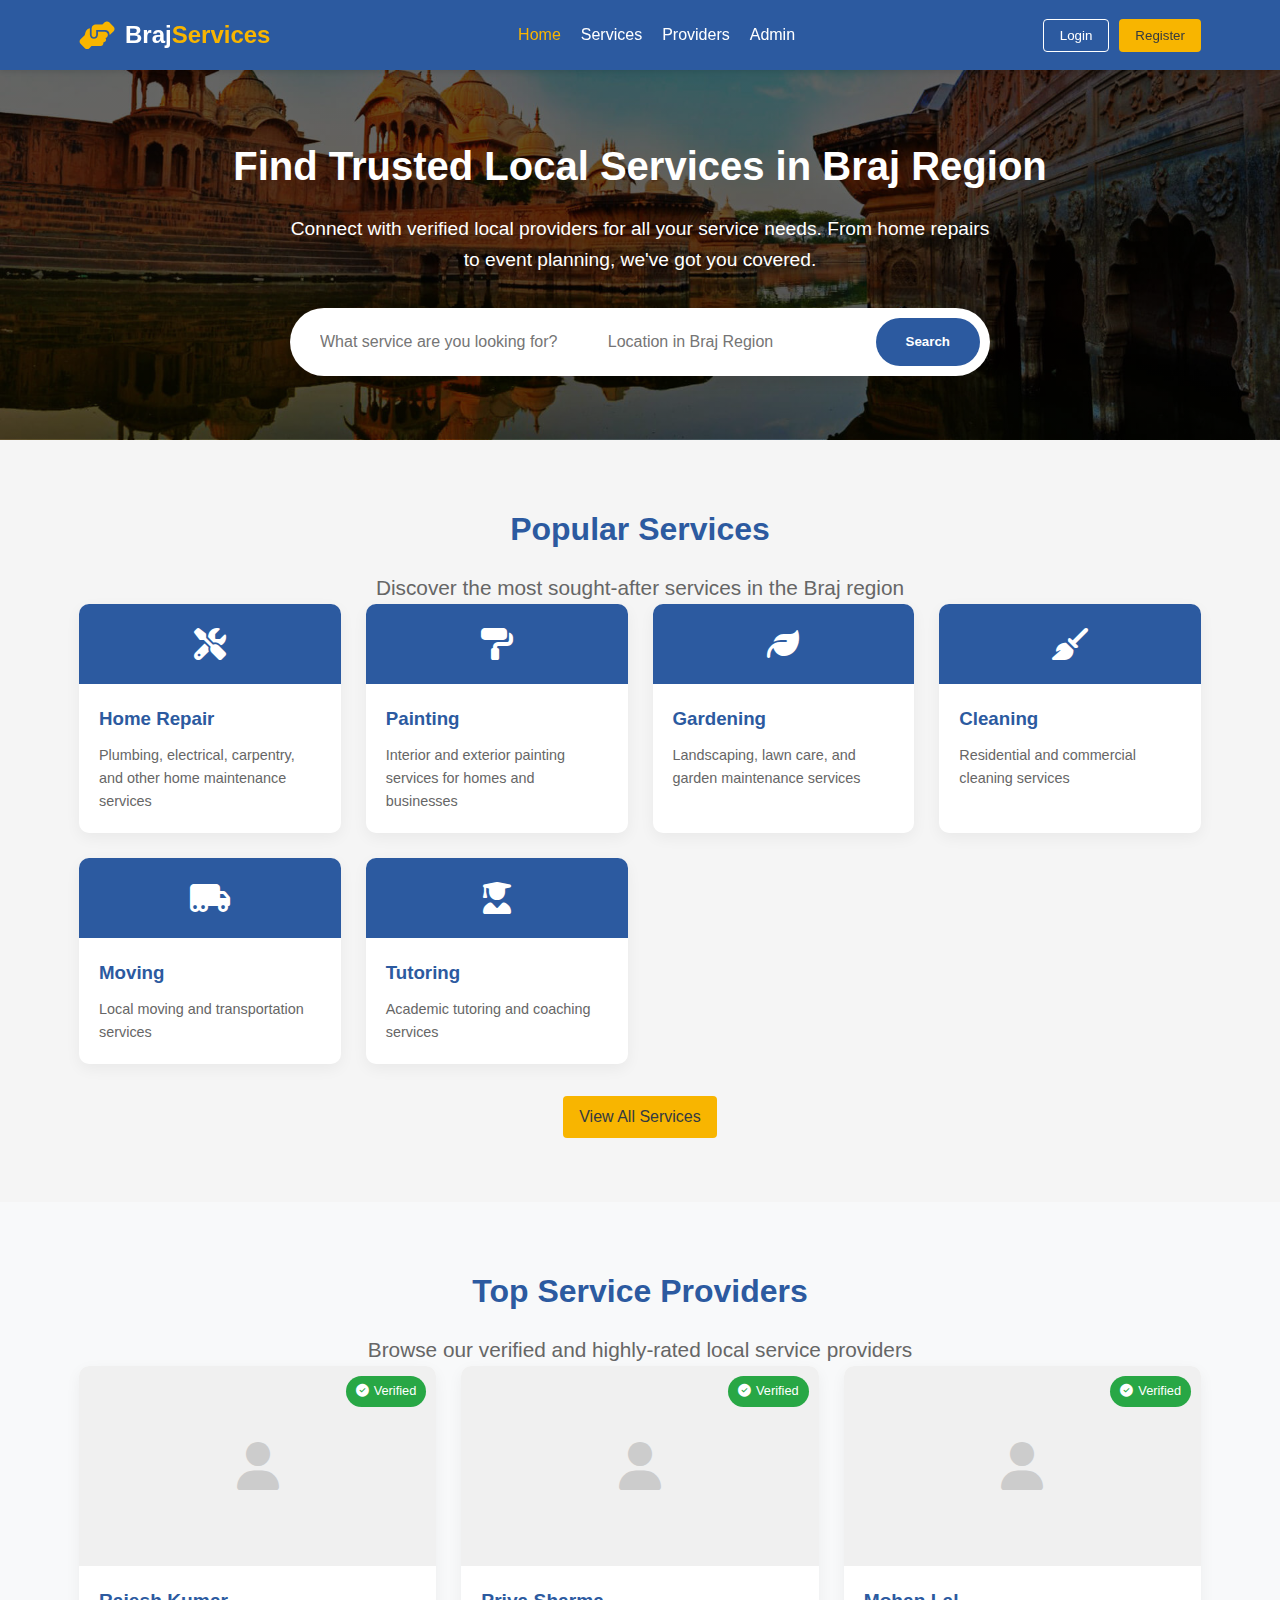
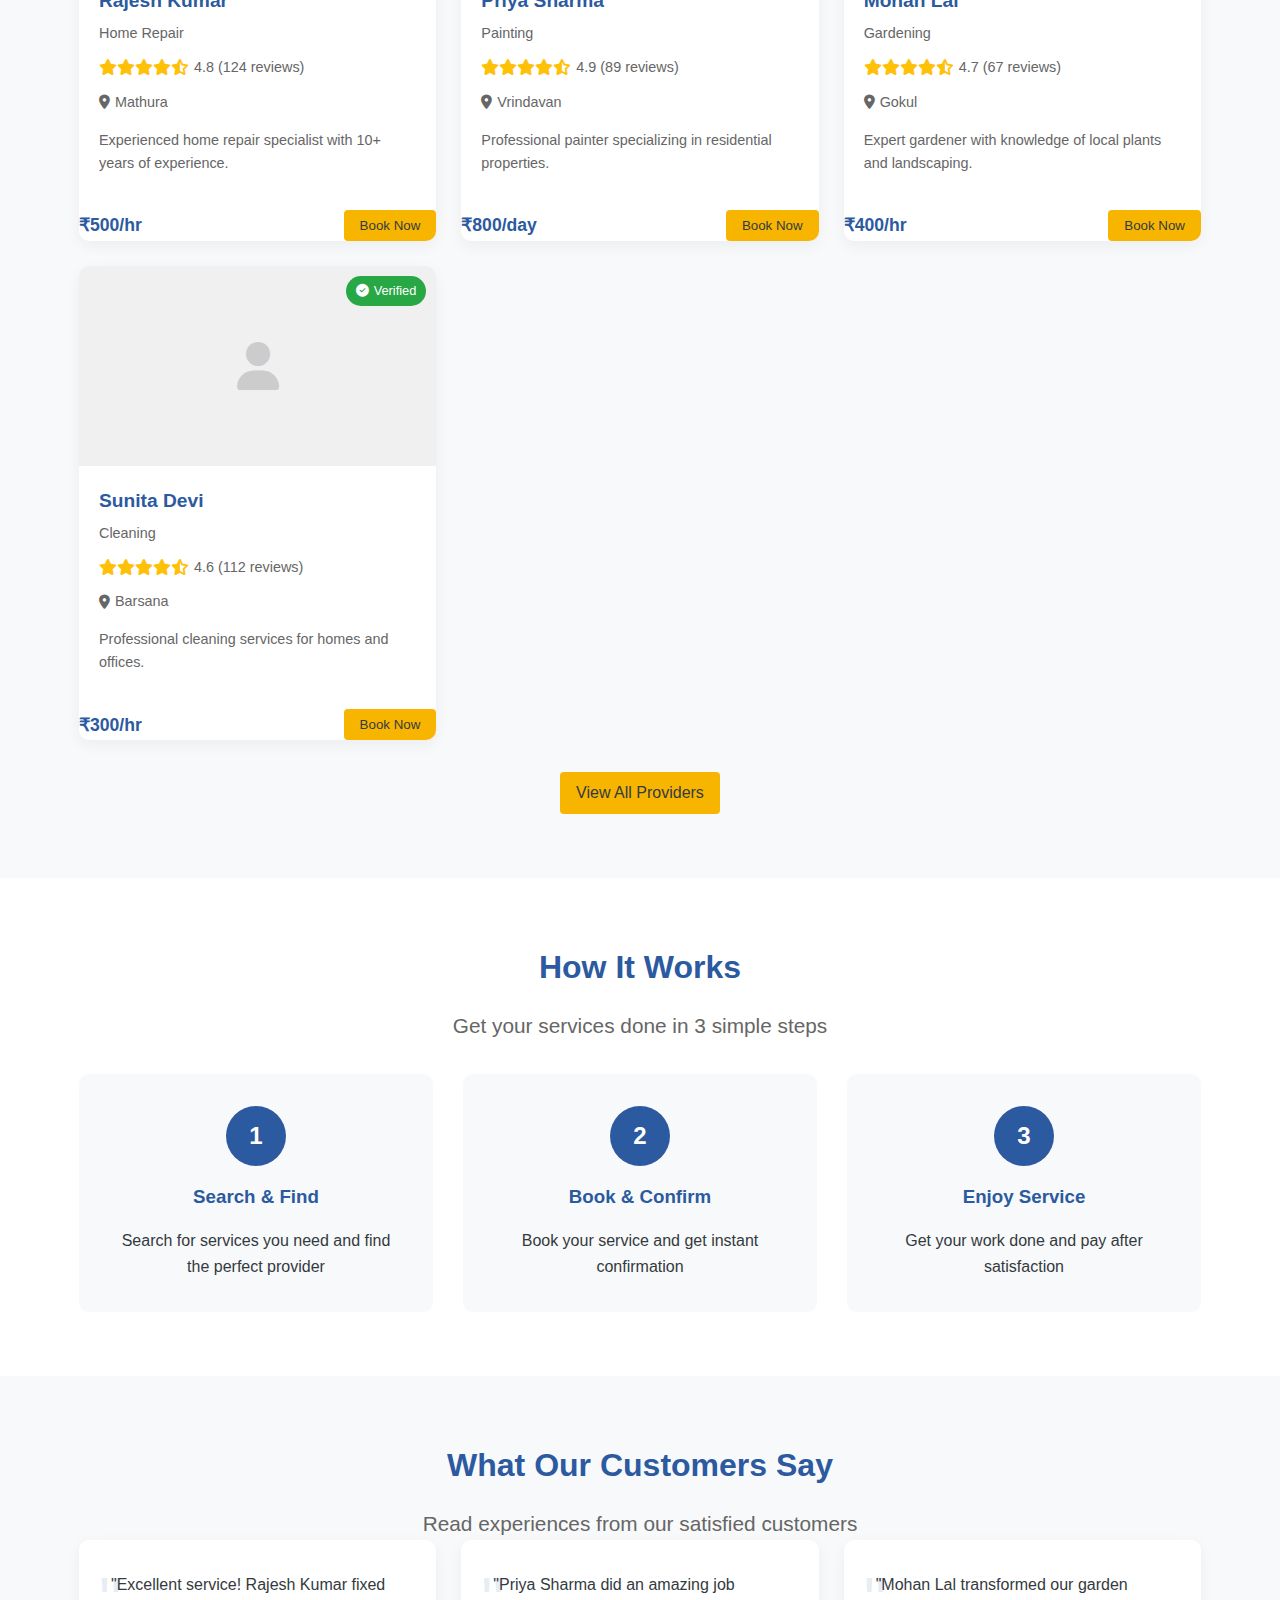
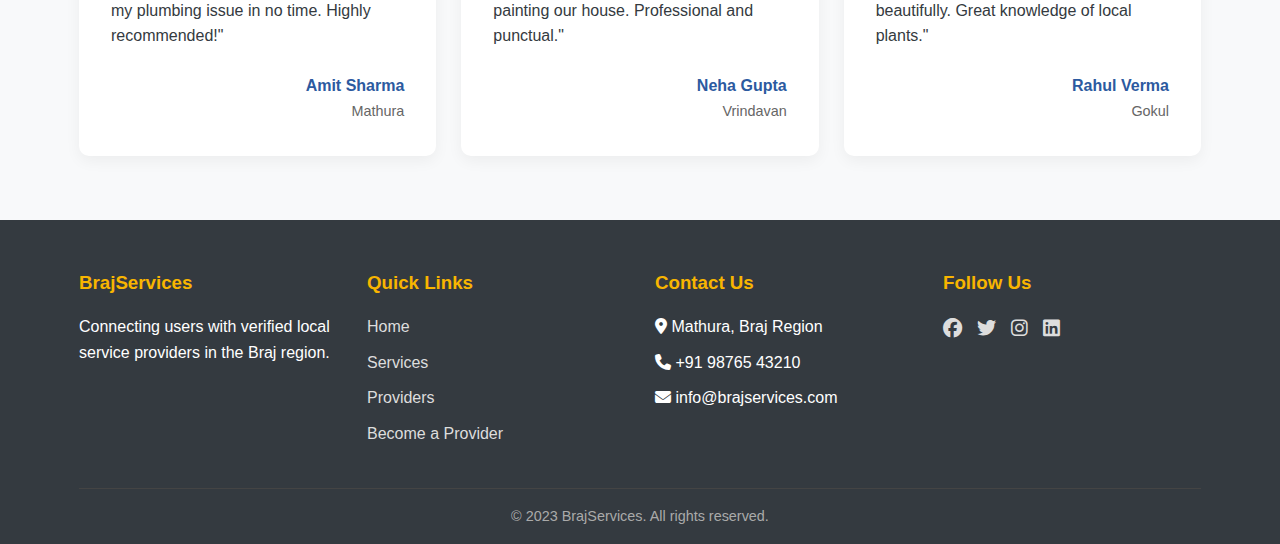
<file: index.html>
<!DOCTYPE html>
<html lang="en">
<head>
    <meta charset="UTF-8">
    <meta name="viewport" content="width=device-width, initial-scale=1.0">
    <title>Local Services Finder - Braj Region</title>
    <link rel="stylesheet" href="style.css">
    <link rel="stylesheet" href="https://cdnjs.cloudflare.com/ajax/libs/font-awesome/6.4.0/css/all.min.css">
</head>
<body>
    <!-- Header -->
    <header>
        <div class="container">
            <div class="header-content">
                <div class="logo">
                    <i class="fas fa-hands-helping"></i>
                    <h1>Braj<span>Services</span></h1>
                </div>
                <nav>
                    <ul>
                        <li><a href="index.html" class="active">Home</a></li>
                        <li><a href="services.html">Services</a></li>
                        <li><a href="providers.html">Providers</a></li>
                        <li><a href="#" id="admin-nav-link">Admin</a></li>
                    </ul>
                </nav>
                <div class="auth-buttons">
                    <button class="btn btn-outline" id="login-btn">Login</button>
                    <button class="btn btn-primary" id="register-btn">Register</button>
                </div>
            </div>
        </div>
    </header>

    <!-- Notification -->
    <div class="notification" id="notification"></div>

    <!-- Hero Section -->
    <section class="hero">
        <div class="container">
            <h2>Find Trusted Local Services in Braj Region</h2>
            <p>Connect with verified local providers for all your service needs. From home repairs to event planning, we've got you covered.</p>
            <div class="search-box">
                <input type="text" id="service-search" placeholder="What service are you looking for?">
                <input type="text" id="location-search" placeholder="Location in Braj Region">
                <button id="search-btn">Search</button>
            </div>
        </div>
    </section>

    <!-- Featured Services -->
    <section class="services">
        <div class="container">
            <div class="section-title">
                <h2>Popular Services</h2>
                <p>Discover the most sought-after services in the Braj region</p>
            </div>
            <div class="services-grid" id="featured-services">
                <!-- Featured services will be loaded here -->
            </div>
            <div class="text-center" style="margin-top: 2rem;">
                <a href="services.html" class="btn btn-primary">View All Services</a>
            </div>
        </div>
    </section>

    <!-- Featured Providers -->
    <section class="providers">
        <div class="container">
            <div class="section-title">
                <h2>Top Service Providers</h2>
                <p>Browse our verified and highly-rated local service providers</p>
            </div>
            <div class="providers-grid" id="featured-providers">
                <!-- Featured providers will be loaded here -->
            </div>
            <div class="text-center" style="margin-top: 2rem;">
                <a href="providers.html" class="btn btn-primary">View All Providers</a>
            </div>
        </div>
    </section>

    <!-- How It Works -->
    <section class="how-it-works">
        <div class="container">
            <div class="section-title">
                <h2>How It Works</h2>
                <p>Get your services done in 3 simple steps</p>
            </div>
            <div class="steps-grid">
                <div class="step-card">
                    <div class="step-number">1</div>
                    <h3>Search & Find</h3>
                    <p>Search for services you need and find the perfect provider</p>
                </div>
                <div class="step-card">
                    <div class="step-number">2</div>
                    <h3>Book & Confirm</h3>
                    <p>Book your service and get instant confirmation</p>
                </div>
                <div class="step-card">
                    <div class="step-number">3</div>
                    <h3>Enjoy Service</h3>
                    <p>Get your work done and pay after satisfaction</p>
                </div>
            </div>
        </div>
    </section>

    <!-- Testimonials -->
    <section class="testimonials">
        <div class="container">
            <div class="section-title">
                <h2>What Our Customers Say</h2>
                <p>Read experiences from our satisfied customers</p>
            </div>
            <div class="testimonials-grid">
                <div class="testimonial-card">
                    <div class="testimonial-content">
                        <p>"Excellent service! Rajesh Kumar fixed my plumbing issue in no time. Highly recommended!"</p>
                    </div>
                    <div class="testimonial-author">
                        <strong>Amit Sharma</strong>
                        <span>Mathura</span>
                    </div>
                </div>
                <div class="testimonial-card">
                    <div class="testimonial-content">
                        <p>"Priya Sharma did an amazing job painting our house. Professional and punctual."</p>
                    </div>
                    <div class="testimonial-author">
                        <strong>Neha Gupta</strong>
                        <span>Vrindavan</span>
                    </div>
                </div>
                <div class="testimonial-card">
                    <div class="testimonial-content">
                        <p>"Mohan Lal transformed our garden beautifully. Great knowledge of local plants."</p>
                    </div>
                    <div class="testimonial-author">
                        <strong>Rahul Verma</strong>
                        <span>Gokul</span>
                    </div>
                </div>
            </div>
        </div>
    </section>

    <!-- Footer -->
    <footer>
        <div class="container">
            <div class="footer-content">
                <div class="footer-column">
                    <h3>BrajServices</h3>
                    <p>Connecting users with verified local service providers in the Braj region.</p>
                </div>
                <div class="footer-column">
                    <h3>Quick Links</h3>
                    <ul>
                        <li><a href="index.html">Home</a></li>
                        <li><a href="services.html">Services</a></li>
                        <li><a href="providers.html">Providers</a></li>
                        <li><a href="#" id="become-provider-btn">Become a Provider</a></li>
                    </ul>
                </div>
                <div class="footer-column">
                    <h3>Contact Us</h3>
                    <ul>
                        <li><i class="fas fa-map-marker-alt"></i> Mathura, Braj Region</li>
                        <li><i class="fas fa-phone"></i> +91 98765 43210</li>
                        <li><i class="fas fa-envelope"></i> info@brajservices.com</li>
                    </ul>
                </div>
                <div class="footer-column">
                    <h3>Follow Us</h3>
                    <div class="social-links">
                        <a href="#"><i class="fab fa-facebook"></i></a>
                        <a href="#"><i class="fab fa-twitter"></i></a>
                        <a href="#"><i class="fab fa-instagram"></i></a>
                        <a href="#"><i class="fab fa-linkedin"></i></a>
                    </div>
                </div>
            </div>
            <div class="copyright">
                <p>&copy; 2023 BrajServices. All rights reserved.</p>
            </div>
        </div>
    </footer>

    <!-- Modals -->
    <div class="modal" id="login-modal">
        <div class="modal-content">
            <span class="close-modal">&times;</span>
            <h2 class="modal-title">Login to Your Account</h2>
            <form id="login-form">
                <div class="form-group">
                    <label for="login-email">Email</label>
                    <input type="email" id="login-email" class="form-control" placeholder="Enter your email" required>
                </div>
                <div class="form-group">
                    <label for="login-password">Password</label>
                    <input type="password" id="login-password" class="form-control" placeholder="Enter your password" required>
                </div>
                <button type="submit" class="btn btn-primary" style="width: 100%;">Login</button>
            </form>
            <p style="text-align: center; margin-top: 15px;">Don't have an account? <a href="#" id="switch-to-register">Register</a></p>
        </div>
    </div>

    <div class="modal" id="register-modal">
        <div class="modal-content">
            <span class="close-modal">&times;</span>
            <h2 class="modal-title">Create an Account</h2>
            <form id="register-form">
                <div class="form-group">
                    <label for="register-name">Full Name</label>
                    <input type="text" id="register-name" class="form-control" placeholder="Enter your full name" required>
                </div>
                <div class="form-group">
                    <label for="register-email">Email</label>
                    <input type="email" id="register-email" class="form-control" placeholder="Enter your email" required>
                </div>
                <div class="form-group">
                    <label for="register-phone">Phone Number</label>
                    <input type="tel" id="register-phone" class="form-control" placeholder="Enter your phone number" required>
                </div>
                <div class="form-group">
                    <label for="register-password">Password</label>
                    <input type="password" id="register-password" class="form-control" placeholder="Create a password" required>
                </div>
                <div class="form-group">
                    <label for="register-role">I am a:</label>
                    <select id="register-role" class="form-control">
                        <option value="user">Service User</option>
                        <option value="provider">Service Provider</option>
                    </select>
                </div>
                <button type="submit" class="btn btn-primary" style="width: 100%;">Register</button>
            </form>
            <p style="text-align: center; margin-top: 15px;">Already have an account? <a href="#" id="switch-to-login">Login</a></p>
        </div>
    </div>

    <div class="modal" id="admin-login-modal">
        <div class="modal-content">
            <span class="close-modal">&times;</span>
            <h2 class="modal-title">Admin Login</h2>
            <form id="admin-login-form">
                <div class="form-group">
                    <label for="admin-username">Username</label>
                    <input type="text" id="admin-username" class="form-control" placeholder="Enter admin username" required>
                </div>
                <div class="form-group">
                    <label for="admin-password">Password</label>
                    <input type="password" id="admin-password" class="form-control" placeholder="Enter admin password" required>
                </div>
                <button type="submit" class="btn btn-primary" style="width: 100%;">Login</button>
            </form>
            <p style="text-align: center; margin-top: 15px; font-size: 0.9rem; color: #666;">
                Demo credentials: admin / admin123
            </p>
        </div>
    </div>

    <div class="modal" id="become-provider-modal">
        <div class="modal-content">
            <span class="close-modal">&times;</span>
            <h2 class="modal-title">Become a Service Provider</h2>
            <form id="provider-registration-form">
                <div class="form-group">
                    <label for="provider-name">Full Name</label>
                    <input type="text" id="provider-name" class="form-control" placeholder="Enter your full name" required>
                </div>
                <div class="form-group">
                    <label for="provider-email">Email</label>
                    <input type="email" id="provider-email" class="form-control" placeholder="Enter your email" required>
                </div>
                <div class="form-group">
                    <label for="provider-phone">Phone Number</label>
                    <input type="tel" id="provider-phone" class="form-control" placeholder="Enter your phone number" required>
                </div>
                <div class="form-group">
                    <label for="provider-service">Service Type</label>
                    <select id="provider-service" class="form-control" required>
                        <option value="">Select Service</option>
                        <option value="Home Repair">Home Repair</option>
                        <option value="Painting">Painting</option>
                        <option value="Gardening">Gardening</option>
                        <option value="Cleaning">Cleaning</option>
                        <option value="Moving">Moving</option>
                        <option value="Tutoring">Tutoring</option>
                        <option value="Plumbing">Plumbing</option>
                        <option value="Electrical">Electrical</option>
                        <option value="Carpentry">Carpentry</option>
                    </select>
                </div>
                <div class="form-group">
                    <label for="provider-location">Service Location</label>
                    <select id="provider-location" class="form-control" required>
                        <option value="">Select Location</option>
                        <option value="Mathura">Mathura</option>
                        <option value="Vrindavan">Vrindavan</option>
                        <option value="Gokul">Gokul</option>
                        <option value="Barsana">Barsana</option>
                    </select>
                </div>
                <div class="form-group">
                    <label for="provider-experience">Years of Experience</label>
                    <input type="number" id="provider-experience" class="form-control" placeholder="Enter years of experience" min="0" required>
                </div>
                <div class="form-group">
                    <label for="provider-description">Service Description</label>
                    <textarea id="provider-description" class="form-control" placeholder="Describe your services and expertise" rows="4" required></textarea>
                </div>
                <button type="submit" class="btn btn-primary" style="width: 100%;">Submit Application</button>
            </form>
            <p style="text-align: center; margin-top: 15px; font-size: 0.9rem; color: #666;">
                We'll review your application and contact you within 24 hours.
            </p>
        </div>
    </div>

    <script src="main.js"></script>
</body>
</html>
</file>
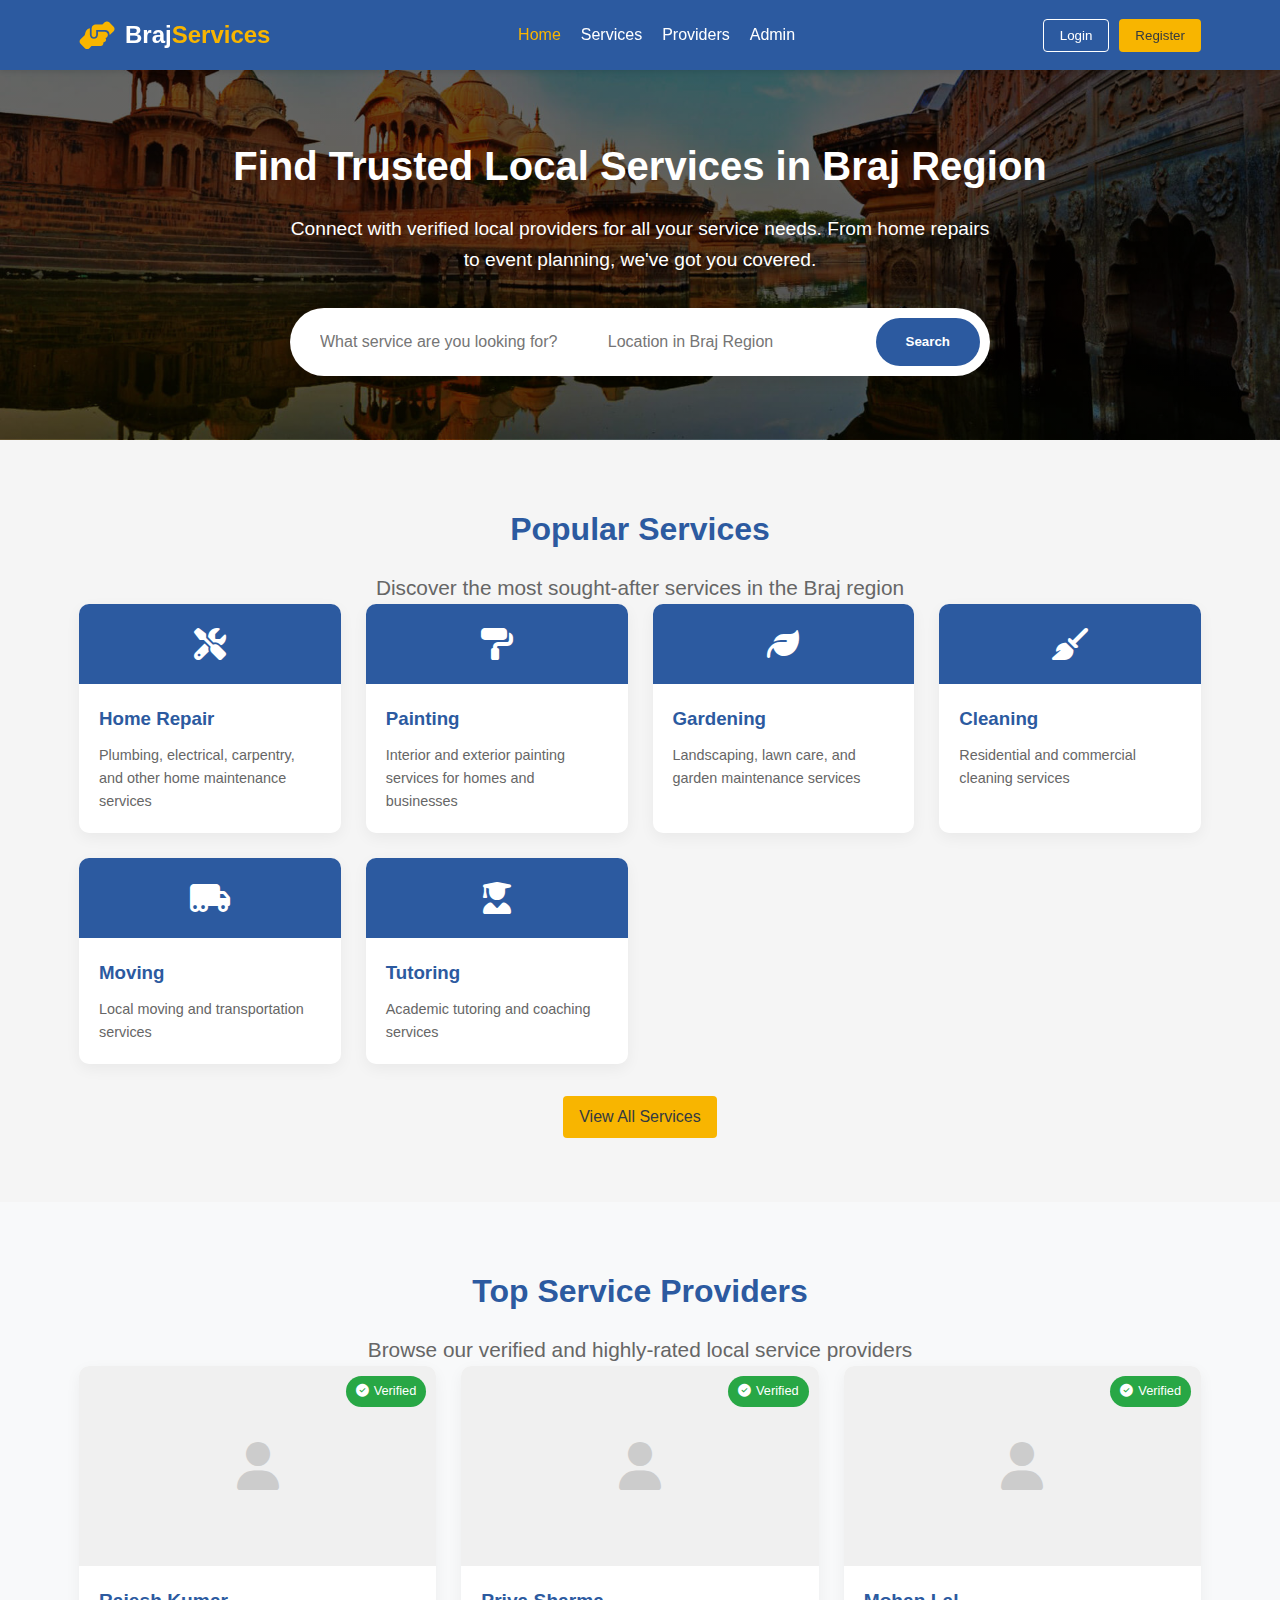
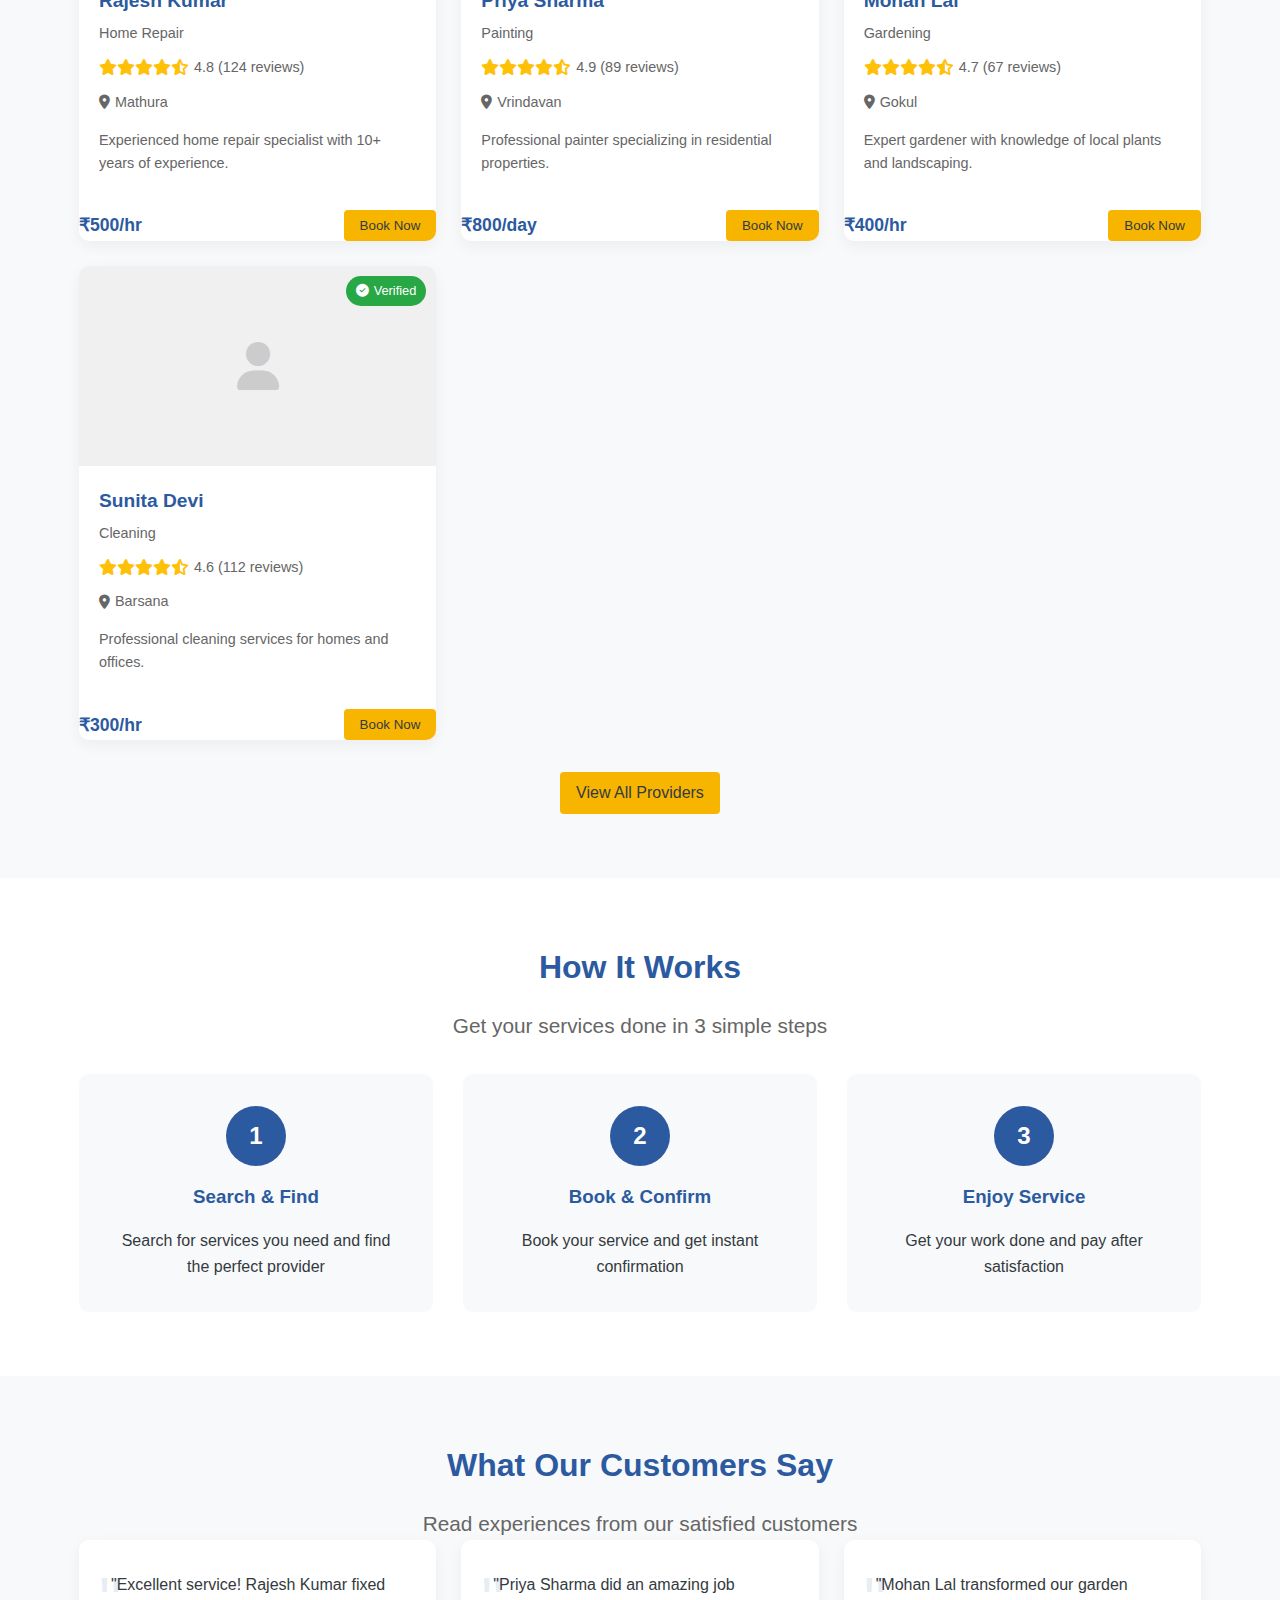
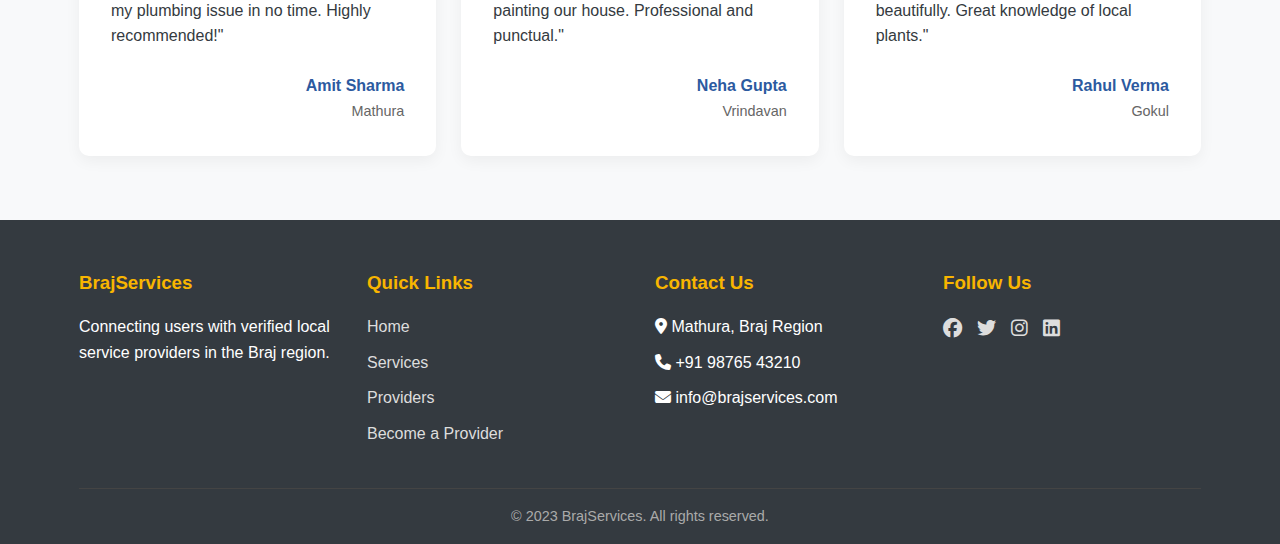
<file: admin.html>
<!DOCTYPE html>
<html lang="en">
<head>
    <meta charset="UTF-8">
    <meta name="viewport" content="width=device-width, initial-scale=1.0">
    <title>Admin Panel - Braj Services</title>
    <link rel="stylesheet" href="style.css">
    <link rel="stylesheet" href="https://cdnjs.cloudflare.com/ajax/libs/font-awesome/6.4.0/css/all.min.css">
    <style>
        .admin-container {
            min-height: 100vh;
            background: #f5f7fa;
        }
        
        .admin-header {
            background: var(--primary);
            color: white;
            padding: 1rem 0;
            box-shadow: 0 2px 5px rgba(0,0,0,0.1);
        }
        
        .admin-nav {
            display: flex;
            justify-content: space-between;
            align-items: center;
        }
        
        .admin-main {
            padding: 2rem 0;
        }
        
        .stats-cards {
            display: grid;
            grid-template-columns: repeat(auto-fit, minmax(240px, 1fr));
            gap: 20px;
            margin-bottom: 30px;
        }
        
        .stat-card {
            background: white;
            border-radius: 10px;
            padding: 25px;
            box-shadow: 0 4px 6px rgba(0,0,0,0.05);
            text-align: center;
            border-left: 4px solid var(--primary);
        }
        
        .stat-card .value {
            font-size: 2.2rem;
            font-weight: bold;
            color: var(--primary);
            margin-bottom: 5px;
        }
        
        .stat-card .label {
            color: #666;
            font-size: 0.9rem;
        }
        
        .admin-section {
            background: white;
            border-radius: 10px;
            padding: 25px;
            box-shadow: 0 4px 6px rgba(0,0,0,0.05);
            margin-bottom: 30px;
        }
        
        .section-header {
            display: flex;
            justify-content: space-between;
            align-items: center;
            margin-bottom: 20px;
            padding-bottom: 15px;
            border-bottom: 1px solid #eee;
        }
        
        .section-title {
            font-size: 1.3rem;
            color: var(--primary);
            margin: 0;
        }
        
        .admin-table {
            width: 100%;
            border-collapse: collapse;
            margin-top: 15px;
        }
        
        .admin-table th {
            background: var(--light);
            padding: 12px 15px;
            text-align: left;
            font-weight: 600;
            color: var(--dark);
            border-bottom: 2px solid #ddd;
        }
        
        .admin-table td {
            padding: 12px 15px;
            border-bottom: 1px solid #eee;
        }
        
        .admin-table tr:hover {
            background: #f8f9fa;
        }
        
        .action-buttons {
            display: flex;
            gap: 5px;
        }
        
        .btn-sm {
            padding: 6px 12px;
            font-size: 0.8rem;
        }
        
        .status-badge {
            padding: 5px 10px;
            border-radius: 15px;
            font-size: 0.8rem;
            font-weight: 500;
        }
        
        .status-pending {
            background: #fff3cd;
            color: #856404;
        }
        
        .status-approved {
            background: #d1ecf1;
            color: #0c5460;
        }
        
        .status-rejected {
            background: #f8d7da;
            color: #721c24;
        }
        
        .admin-tabs {
            display: flex;
            gap: 0;
            margin-bottom: 20px;
            border-bottom: 1px solid #ddd;
        }
        
        .admin-tab {
            padding: 12px 25px;
            cursor: pointer;
            border-bottom: 3px solid transparent;
            transition: all 0.3s;
        }
        
        .admin-tab.active {
            border-bottom: 3px solid var(--primary);
            color: var(--primary);
            font-weight: 600;
        }
        
        .tab-content {
            display: none;
        }
        
        .tab-content.active {
            display: block;
        }
        
        .recent-activity {
            list-style: none;
        }
        
        .activity-item {
            padding: 15px 0;
            border-bottom: 1px solid #f0f0f0;
            display: flex;
            gap: 15px;
            align-items: flex-start;
        }
        
        .activity-item:last-child {
            border-bottom: none;
        }
        
        .activity-icon {
            width: 40px;
            height: 40px;
            border-radius: 50%;
            background: var(--light);
            display: flex;
            align-items: center;
            justify-content: center;
            color: var(--primary);
            flex-shrink: 0;
        }
        
        .activity-content {
            flex: 1;
        }
        
        .activity-content p {
            margin-bottom: 5px;
            color: #333;
        }
        
        .activity-time {
            font-size: 0.8rem;
            color: #666;
        }
    </style>
</head>
<body>
    <div class="admin-container">
        <!-- Admin Header -->
        <header class="admin-header">
            <div class="container">
                <div class="admin-nav">
                    <div class="logo">
                        <i class="fas fa-cogs"></i>
                        <h1>Admin <span>Panel</span></h1>
                    </div>
                    <div style="display: flex; align-items: center; gap: 15px;">
                        <span id="admin-welcome">Welcome, Admin!</span>
                        <a href="index.html" class="btn btn-outline">Back to Site</a>
                        <button class="btn btn-primary" id="admin-logout">Logout</button>
                    </div>
                </div>
            </div>
        </header>

        <!-- Notification -->
        <div class="notification" id="notification"></div>

        <!-- Admin Main Content -->
        <main class="admin-main">
            <div class="container">
                <!-- Stats Cards -->
                <div class="stats-cards">
                    <div class="stat-card">
                        <div class="value" id="total-providers">0</div>
                        <div class="label">Total Providers</div>
                    </div>
                    <div class="stat-card">
                        <div class="value" id="pending-approvals">0</div>
                        <div class="label">Pending Approvals</div>
                    </div>
                    <div class="stat-card">
                        <div class="value" id="total-bookings">0</div>
                        <div class="label">Total Bookings</div>
                    </div>
                    <div class="stat-card">
                        <div class="value" id="avg-rating">0.0</div>
                        <div class="label">Average Rating</div>
                    </div>
                </div>

                <!-- Tabs -->
                <div class="admin-tabs">
                    <div class="admin-tab active" data-tab="dashboard">Dashboard</div>
                    <div class="admin-tab" data-tab="providers">Service Providers</div>
                    <div class="admin-tab" data-tab="bookings">Bookings</div>
                    <div class="admin-tab" data-tab="reviews">Reviews</div>
                </div>

                <!-- Dashboard Tab -->
                <div class="tab-content active" id="dashboard-tab">
                    <div class="admin-section">
                        <div class="section-header">
                            <h3 class="section-title">Recent Activity</h3>
                            <button class="btn btn-primary">View All</button>
                        </div>
                        <ul class="recent-activity" id="recent-activity">
                            <!-- Activity items will be loaded here -->
                        </ul>
                    </div>

                    <div style="display: grid; grid-template-columns: 1fr 1fr; gap: 20px;">
                        <div class="admin-section">
                            <h3 class="section-title">Quick Actions</h3>
                            <div style="display: flex; flex-direction: column; gap: 10px;">
                                <button class="btn btn-primary">Add New Provider</button>
                                <button class="btn btn-primary">View All Bookings</button>
                                <button class="btn btn-primary">Generate Report</button>
                            </div>
                        </div>
                        
                        <div class="admin-section">
                            <h3 class="section-title">System Status</h3>
                            <div style="display: flex; flex-direction: column; gap: 10px;">
                                <div style="display: flex; justify-content: space-between;">
                                    <span>Website Status:</span>
                                    <span class="status-badge status-approved">Online</span>
                                </div>
                                <div style="display: flex; justify-content: space-between;">
                                    <span>Database:</span>
                                    <span class="status-badge status-approved">Connected</span>
                                </div>
                                <div style="display: flex; justify-content: space-between;">
                                    <span>Last Backup:</span>
                                    <span>2 hours ago</span>
                                </div>
                            </div>
                        </div>
                    </div>
                </div>

                <!-- Providers Tab -->
                <div class="tab-content" id="providers-tab">
                    <div class="admin-section">
                        <div class="section-header">
                            <h3 class="section-title">Service Provider Management</h3>
                            <button class="btn btn-primary">Add New Provider</button>
                        </div>
                        <table class="admin-table">
                            <thead>
                                <tr>
                                    <th>Name</th>
                                    <th>Service</th>
                                    <th>Location</th>
                                    <th>Rating</th>
                                    <th>Status</th>
                                    <th>Actions</th>
                                </tr>
                            </thead>
                            <tbody id="admin-providers-table">
                                <!-- Providers will be loaded here -->
                            </tbody>
                        </table>
                    </div>
                </div>

                <!-- Bookings Tab -->
                <div class="tab-content" id="bookings-tab">
                    <div class="admin-section">
                        <div class="section-header">
                            <h3 class="section-title">Booking Management</h3>
                            <button class="btn btn-primary">Export Data</button>
                        </div>
                        <table class="admin-table">
                            <thead>
                                <tr>
                                    <th>Customer</th>
                                    <th>Provider</th>
                                    <th>Service</th>
                                    <th>Date</th>
                                    <th>Amount</th>
                                    <th>Status</th>
                                    <th>Actions</th>
                                </tr>
                            </thead>
                            <tbody id="admin-bookings-table">
                                <!-- Bookings will be loaded here -->
                            </tbody>
                        </table>
                    </div>
                </div>

                <!-- Reviews Tab -->
                <div class="tab-content" id="reviews-tab">
                    <div class="admin-section">
                        <div class="section-header">
                            <h3 class="section-title">Review Management</h3>
                            <button class="btn btn-primary">Moderate All</button>
                        </div>
                        <table class="admin-table">
                            <thead>
                                <tr>
                                    <th>Customer</th>
                                    <th>Provider</th>
                                    <th>Rating</th>
                                    <th>Comment</th>
                                    <th>Status</th>
                                    <th>Actions</th>
                                </tr>
                            </thead>
                            <tbody id="admin-reviews-table">
                                <!-- Reviews will be loaded here -->
                            </tbody>
                        </table>
                    </div>
                </div>
            </div>
        </main>
    </div>

    <script src="admin.js"></script>
</body>
</html>
</file>
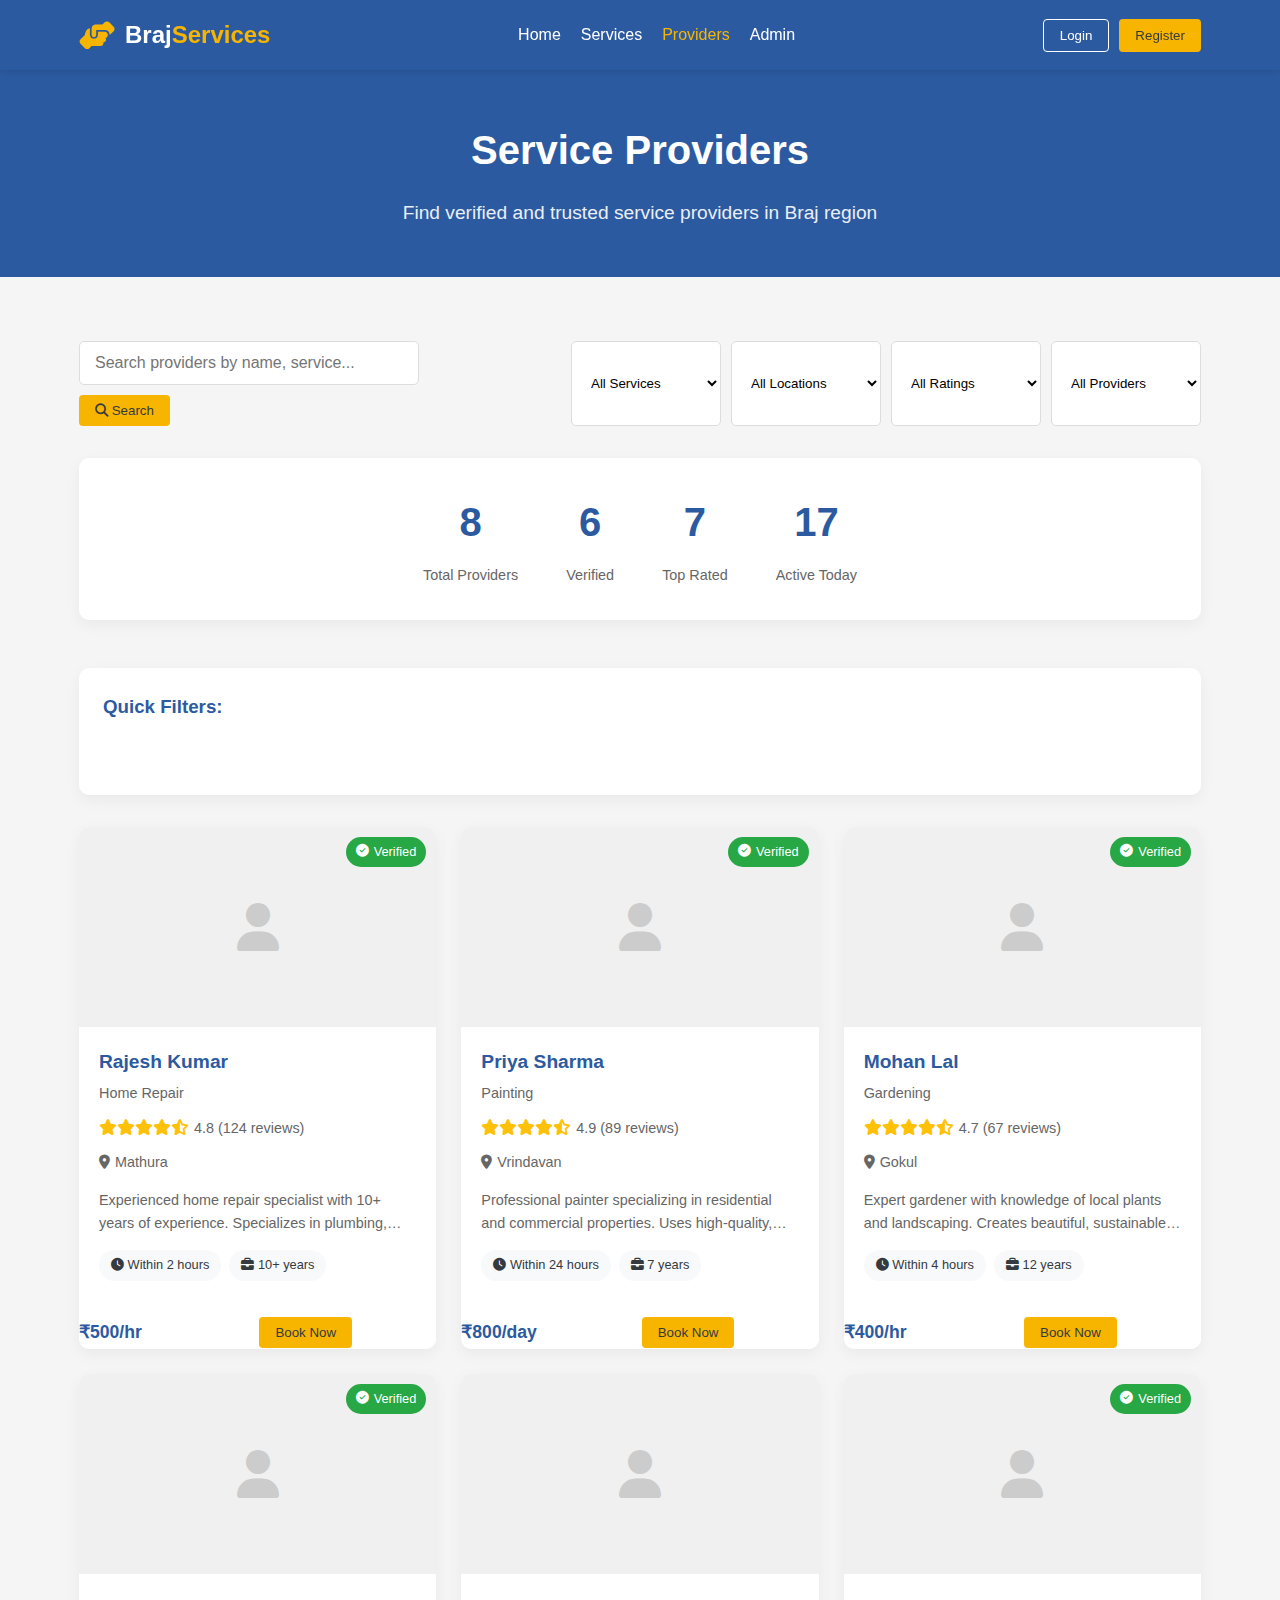
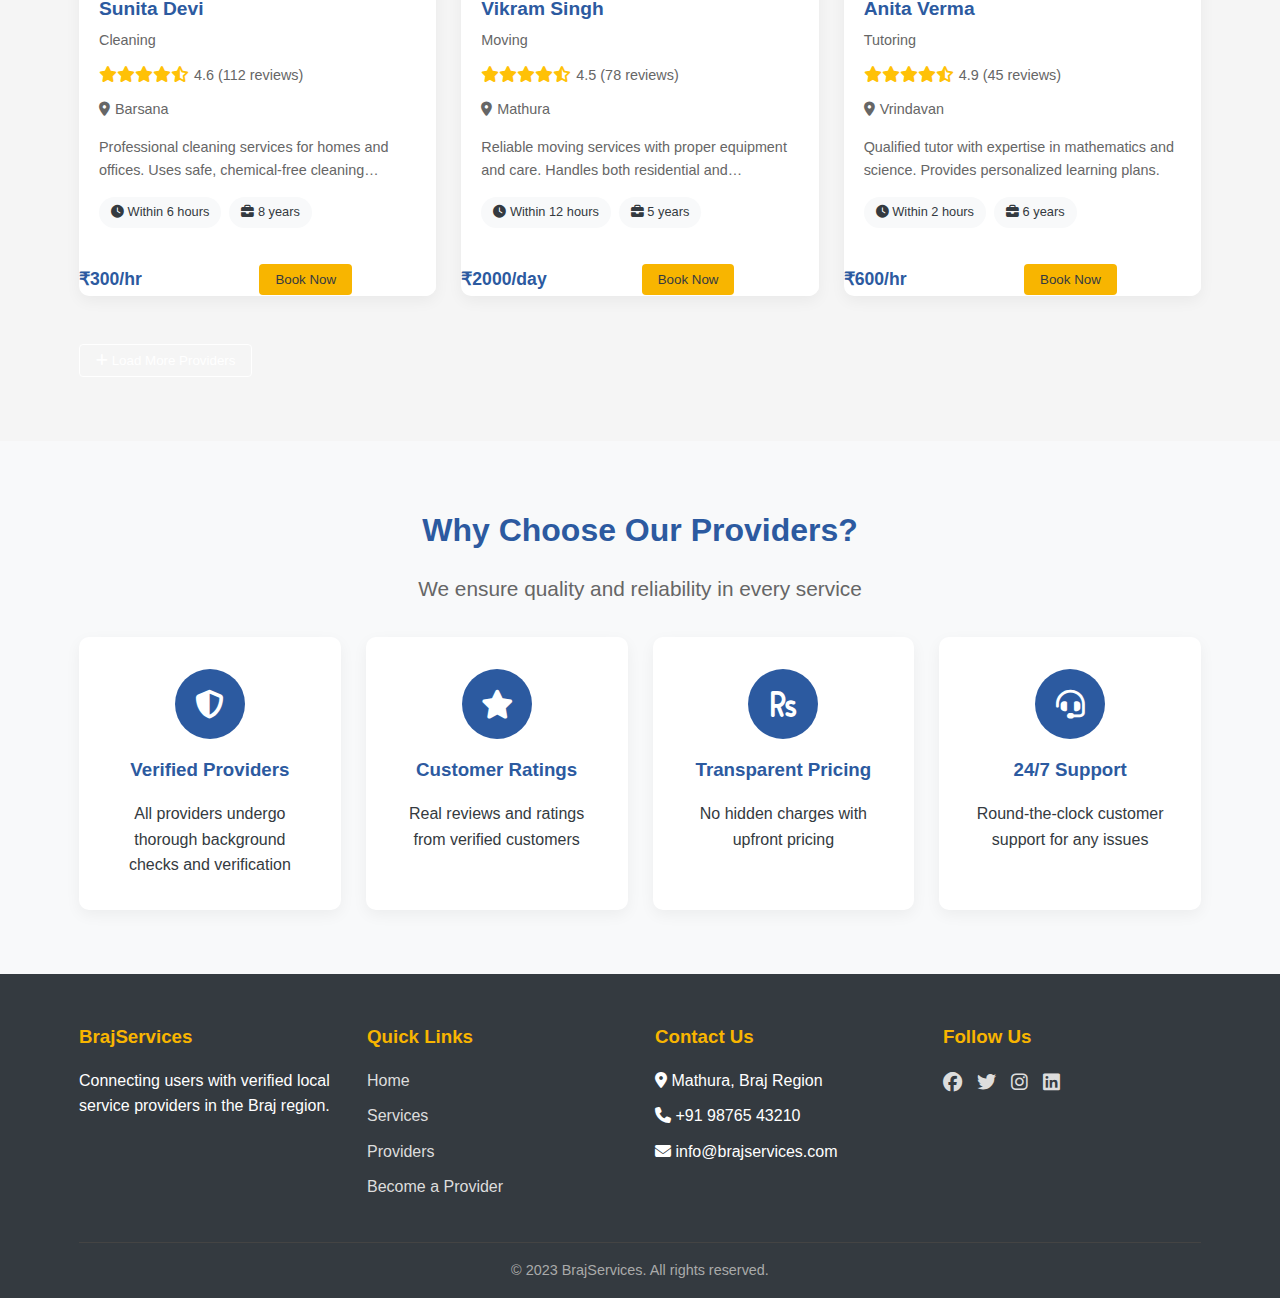
<file: providers.html>
<!DOCTYPE html>
<html lang="en">
<head>
    <meta charset="UTF-8">
    <meta name="viewport" content="width=device-width, initial-scale=1.0">
    <title>Service Providers - Braj Services</title>
    <link rel="stylesheet" href="style.css">
    <link rel="stylesheet" href="https://cdnjs.cloudflare.com/ajax/libs/font-awesome/6.4.0/css/all.min.css">
</head>
<body>
    <!-- Header -->
    <header>
        <div class="container">
            <div class="header-content">
                <div class="logo">
                    <i class="fas fa-hands-helping"></i>
                    <h1>Braj<span>Services</span></h1>
                </div>
                <nav>
                    <ul>
                        <li><a href="index.html">Home</a></li>
                        <li><a href="services.html">Services</a></li>
                        <li><a href="providers.html" class="active">Providers</a></li>
                        <li><a href="admin.html" id="admin-nav-link">Admin</a></li>
                    </ul>
                </nav>
                <div class="auth-buttons" id="auth-buttons">
                    <button class="btn btn-outline" id="login-btn">Login</button>
                    <button class="btn btn-primary" id="register-btn">Register</button>
                </div>
            </div>
        </div>
    </header>

    <!-- Notification -->
    <div class="notification" id="notification"></div>

    <!-- Page Header -->
    <section class="page-header">
        <div class="container">
            <h1>Service Providers</h1>
            <p>Find verified and trusted service providers in Braj region</p>
        </div>
    </section>

    <!-- Providers Section -->
    <section class="providers-page">
        <div class="container">
            <div class="providers-filter">
                <div class="filter-group">
                    <input type="text" id="provider-search-input" placeholder="Search providers by name, service..." class="form-control">
                    <button class="btn btn-primary" id="search-providers-btn">
                        <i class="fas fa-search"></i> Search
                    </button>
                </div>
                <div class="filter-group">
                    <select id="service-filter" class="filter-select">
                        <option value="all">All Services</option>
                        <option value="Home Repair">Home Repair</option>
                        <option value="Painting">Painting</option>
                        <option value="Gardening">Gardening</option>
                        <option value="Cleaning">Cleaning</option>
                        <option value="Moving">Moving</option>
                        <option value="Tutoring">Tutoring</option>
                        <option value="Plumbing">Plumbing</option>
                        <option value="Electrical">Electrical</option>
                    </select>
                    <select id="location-filter" class="filter-select">
                        <option value="all">All Locations</option>
                        <option value="Mathura">Mathura</option>
                        <option value="Vrindavan">Vrindavan</option>
                        <option value="Gokul">Gokul</option>
                        <option value="Barsana">Barsana</option>
                    </select>
                    <select id="rating-filter" class="filter-select">
                        <option value="all">All Ratings</option>
                        <option value="4.5">4.5+ Stars</option>
                        <option value="4.0">4.0+ Stars</option>
                        <option value="3.5">3.5+ Stars</option>
                    </select>
                    <select id="verification-filter" class="filter-select">
                        <option value="all">All Providers</option>
                        <option value="verified">Verified Only</option>
                        <option value="unverified">Unverified</option>
                    </select>
                </div>
            </div>

            <div class="providers-stats">
                <div class="stat-item">
                    <span class="stat-number" id="total-providers-count">0</span>
                    <span class="stat-label">Total Providers</span>
                </div>
                <div class="stat-item">
                    <span class="stat-number" id="verified-providers-count">0</span>
                    <span class="stat-label">Verified</span>
                </div>
                <div class="stat-item">
                    <span class="stat-number" id="top-rated-count">0</span>
                    <span class="stat-label">Top Rated</span>
                </div>
                <div class="stat-item">
                    <span class="stat-number" id="active-providers">0</span>
                    <span class="stat-label">Active Today</span>
                </div>
            </div>

            <div class="quick-filters">
                <h3>Quick Filters:</h3>
                <div class="quick-filter-buttons">
                    <button class="btn btn-outline quick-filter" data-service="all" data-rating="4.5">Top Rated</button>
                    <button class="btn btn-outline quick-filter" data-verified="verified">Verified Only</button>
                    <button class="btn btn-outline quick-filter" data-service="Home Repair">Home Repair</button>
                    <button class="btn btn-outline quick-filter" data-service="Cleaning">Cleaning</button>
                    <button class="btn btn-outline quick-filter" data-location="Mathura">Mathura</button>
                </div>
            </div>

            <div class="providers-grid-full" id="all-providers">
                <!-- All providers will be loaded here -->
            </div>

            <div class="load-more-container">
                <button class="btn btn-outline" id="load-more-btn">
                    <i class="fas fa-plus"></i> Load More Providers
                </button>
            </div>
        </div>
    </section>

    <!-- Why Choose Us -->
    <section class="why-choose">
        <div class="container">
            <div class="section-title">
                <h2>Why Choose Our Providers?</h2>
                <p>We ensure quality and reliability in every service</p>
            </div>
            <div class="features-grid">
                <div class="feature-card">
                    <div class="feature-icon">
                        <i class="fas fa-shield-alt"></i>
                    </div>
                    <h3>Verified Providers</h3>
                    <p>All providers undergo thorough background checks and verification</p>
                </div>
                <div class="feature-card">
                    <div class="feature-icon">
                        <i class="fas fa-star"></i>
                    </div>
                    <h3>Customer Ratings</h3>
                    <p>Real reviews and ratings from verified customers</p>
                </div>
                <div class="feature-card">
                    <div class="feature-icon">
                        <i class="fas fa-rupee-sign"></i>
                    </div>
                    <h3>Transparent Pricing</h3>
                    <p>No hidden charges with upfront pricing</p>
                </div>
                <div class="feature-card">
                    <div class="feature-icon">
                        <i class="fas fa-headset"></i>
                    </div>
                    <h3>24/7 Support</h3>
                    <p>Round-the-clock customer support for any issues</p>
                </div>
            </div>
        </div>
    </section>

    <!-- Footer -->
    <footer>
        <div class="container">
            <div class="footer-content">
                <div class="footer-column">
                    <h3>BrajServices</h3>
                    <p>Connecting users with verified local service providers in the Braj region.</p>
                </div>
                <div class="footer-column">
                    <h3>Quick Links</h3>
                    <ul>
                        <li><a href="index.html">Home</a></li>
                        <li><a href="services.html">Services</a></li>
                        <li><a href="providers.html">Providers</a></li>
                        <li><a href="#" id="become-provider-btn">Become a Provider</a></li>
                    </ul>
                </div>
                <div class="footer-column">
                    <h3>Contact Us</h3>
                    <ul>
                        <li><i class="fas fa-map-marker-alt"></i> Mathura, Braj Region</li>
                        <li><i class="fas fa-phone"></i> +91 98765 43210</li>
                        <li><i class="fas fa-envelope"></i> info@brajservices.com</li>
                    </ul>
                </div>
                <div class="footer-column">
                    <h3>Follow Us</h3>
                    <div class="social-links">
                        <a href="#"><i class="fab fa-facebook"></i></a>
                        <a href="#"><i class="fab fa-twitter"></i></a>
                        <a href="#"><i class="fab fa-instagram"></i></a>
                        <a href="#"><i class="fab fa-linkedin"></i></a>
                    </div>
                </div>
            </div>
            <div class="copyright">
                <p>&copy; 2023 BrajServices. All rights reserved.</p>
            </div>
        </div>
    </footer>

    <!-- Modals -->
    <div class="modal" id="login-modal">
        <div class="modal-content">
            <span class="close-modal">&times;</span>
            <h2 class="modal-title">Login to Your Account</h2>
            <form id="login-form">
                <div class="form-group">
                    <label for="login-email">Email</label>
                    <input type="email" id="login-email" class="form-control" placeholder="Enter your email" required>
                </div>
                <div class="form-group">
                    <label for="login-password">Password</label>
                    <input type="password" id="login-password" class="form-control" placeholder="Enter your password" required>
                </div>
                <button type="submit" class="btn btn-primary" style="width: 100%;">Login</button>
            </form>
            <p style="text-align: center; margin-top: 15px;">Don't have an account? <a href="#" id="switch-to-register">Register</a></p>
        </div>
    </div>

    <div class="modal" id="register-modal">
        <div class="modal-content">
            <span class="close-modal">&times;</span>
            <h2 class="modal-title">Create an Account</h2>
            <form id="register-form">
                <div class="form-group">
                    <label for="register-name">Full Name</label>
                    <input type="text" id="register-name" class="form-control" placeholder="Enter your full name" required>
                </div>
                <div class="form-group">
                    <label for="register-email">Email</label>
                    <input type="email" id="register-email" class="form-control" placeholder="Enter your email" required>
                </div>
                <div class="form-group">
                    <label for="register-phone">Phone Number</label>
                    <input type="tel" id="register-phone" class="form-control" placeholder="Enter your phone number" required>
                </div>
                <div class="form-group">
                    <label for="register-password">Password</label>
                    <input type="password" id="register-password" class="form-control" placeholder="Create a password" required>
                </div>
                <div class="form-group">
                    <label for="register-role">I am a:</label>
                    <select id="register-role" class="form-control">
                        <option value="user">Service User</option>
                        <option value="provider">Service Provider</option>
                    </select>
                </div>
                <button type="submit" class="btn btn-primary" style="width: 100%;">Register</button>
            </form>
            <p style="text-align: center; margin-top: 15px;">Already have an account? <a href="#" id="switch-to-login">Login</a></p>
        </div>
    </div>

    <div class="modal" id="admin-login-modal">
        <div class="modal-content">
            <span class="close-modal">&times;</span>
            <h2 class="modal-title">Admin Login</h2>
            <form id="admin-login-form">
                <div class="form-group">
                    <label for="admin-username">Username</label>
                    <input type="text" id="admin-username" class="form-control" placeholder="Enter admin username" required>
                </div>
                <div class="form-group">
                    <label for="admin-password">Password</label>
                    <input type="password" id="admin-password" class="form-control" placeholder="Enter admin password" required>
                </div>
                <button type="submit" class="btn btn-primary" style="width: 100%;">Login</button>
            </form>
            <p style="text-align: center; margin-top: 15px; font-size: 0.9rem; color: #666;">
                Demo credentials: admin / admin123
            </p>
        </div>
    </div>

    <div class="modal" id="become-provider-modal">
        <div class="modal-content">
            <span class="close-modal">&times;</span>
            <h2 class="modal-title">Become a Service Provider</h2>
            <form id="provider-registration-form">
                <div class="form-group">
                    <label for="provider-name">Full Name</label>
                    <input type="text" id="provider-name" class="form-control" placeholder="Enter your full name" required>
                </div>
                <div class="form-group">
                    <label for="provider-email">Email</label>
                    <input type="email" id="provider-email" class="form-control" placeholder="Enter your email" required>
                </div>
                <div class="form-group">
                    <label for="provider-phone">Phone Number</label>
                    <input type="tel" id="provider-phone" class="form-control" placeholder="Enter your phone number" required>
                </div>
                <div class="form-group">
                    <label for="provider-service">Service Type</label>
                    <select id="provider-service" class="form-control" required>
                        <option value="">Select Service</option>
                        <option value="Home Repair">Home Repair</option>
                        <option value="Painting">Painting</option>
                        <option value="Gardening">Gardening</option>
                        <option value="Cleaning">Cleaning</option>
                        <option value="Moving">Moving</option>
                        <option value="Tutoring">Tutoring</option>
                        <option value="Plumbing">Plumbing</option>
                        <option value="Electrical">Electrical</option>
                        <option value="Carpentry">Carpentry</option>
                    </select>
                </div>
                <div class="form-group">
                    <label for="provider-location">Service Location</label>
                    <select id="provider-location" class="form-control" required>
                        <option value="">Select Location</option>
                        <option value="Mathura">Mathura</option>
                        <option value="Vrindavan">Vrindavan</option>
                        <option value="Gokul">Gokul</option>
                        <option value="Barsana">Barsana</option>
                    </select>
                </div>
                <div class="form-group">
                    <label for="provider-experience">Years of Experience</label>
                    <input type="number" id="provider-experience" class="form-control" placeholder="Enter years of experience" min="0" required>
                </div>
                <div class="form-group">
                    <label for="provider-description">Service Description</label>
                    <textarea id="provider-description" class="form-control" placeholder="Describe your services and expertise" rows="4" required></textarea>
                </div>
                <button type="submit" class="btn btn-primary" style="width: 100%;">Submit Application</button>
            </form>
            <p style="text-align: center; margin-top: 15px; font-size: 0.9rem; color: #666;">
                We'll review your application and contact you within 24 hours.
            </p>
        </div>
    </div>

    <div class="modal" id="booking-modal">
        <div class="modal-content">
            <span class="close-modal">&times;</span>
            <h2 class="modal-title">Book a Service</h2>
            <div class="booking-summary">
                <h4>Booking Summary</h4>
                <div class="booking-details">
                    <div><strong>Service:</strong> <span id="booking-service-summary"></span></div>
                    <div><strong>Provider:</strong> <span id="booking-provider-summary"></span></div>
                    <div><strong>Estimated Cost:</strong> <span id="booking-cost-summary"></span></div>
                </div>
            </div>
            <form id="booking-form">
                <div class="form-group">
                    <label for="booking-service">Service</label>
                    <input type="text" id="booking-service" class="form-control" readonly>
                </div>
                <div class="form-group">
                    <label for="booking-provider">Provider</label>
                    <input type="text" id="booking-provider" class="form-control" readonly>
                </div>
                <div class="form-group">
                    <label for="booking-date">Preferred Date</label>
                    <input type="date" id="booking-date" class="form-control" required>
                </div>
                <div class="form-group">
                    <label for="booking-time">Preferred Time</label>
                    <input type="time" id="booking-time" class="form-control" required>
                </div>
                <div class="form-group">
                    <label for="booking-address">Service Address</label>
                    <textarea id="booking-address" class="form-control" placeholder="Enter your complete address" required></textarea>
                </div>
                <div class="form-group">
                    <label for="booking-phone">Contact Phone</label>
                    <input type="tel" id="booking-phone" class="form-control" placeholder="Your contact number" required>
                </div>
                <div class="form-group">
                    <label for="booking-notes">Additional Notes</label>
                    <textarea id="booking-notes" class="form-control" placeholder="Any special requirements or instructions"></textarea>
                </div>
                <button type="submit" class="btn btn-primary" style="width: 100%;">
                    <i class="fas fa-calendar-check"></i> Confirm Booking
                </button>
            </form>
        </div>
    </div>

    <div class="modal" id="provider-detail-modal">
        <div class="modal-content large-modal">
            <span class="close-modal">&times;</span>
            <h2 class="modal-title" id="provider-detail-title">Provider Details</h2>
            <div id="provider-detail-content">
                <!-- Provider details will be loaded here -->
            </div>
        </div>
    </div>

    <script src="providers.js"></script>
    <script>
        // Additional providers page functionality
        document.addEventListener('DOMContentLoaded', function() {
            // Quick filter buttons
            document.querySelectorAll('.quick-filter').forEach(button => {
                button.addEventListener('click', function() {
                    const service = this.getAttribute('data-service');
                    const rating = this.getAttribute('data-rating');
                    const verified = this.getAttribute('data-verified');
                    const location = this.getAttribute('data-location');
                    
                    if (service && service !== 'all') {
                        document.getElementById('service-filter').value = service;
                    }
                    if (rating) {
                        document.getElementById('rating-filter').value = rating;
                    }
                    if (verified) {
                        document.getElementById('verification-filter').value = verified;
                    }
                    if (location) {
                        document.getElementById('location-filter').value = location;
                    }
                    
                    filterProviders();
                });
            });
            
            // Update active providers count (simulated)
            function updateActiveProviders() {
                const activeCount = Math.floor(Math.random() * 10) + 15; // Random between 15-25
                document.getElementById('active-providers').textContent = activeCount;
            }
            
            // Initialize
            updateActiveProviders();
            
            // Update every minute (simulate real-time updates)
            setInterval(updateActiveProviders, 60000);
            
            // Add main.js functionality for modals
            const mainScript = document.createElement('script');
            mainScript.src = 'main.js';
            document.head.appendChild(mainScript);
        });
    </script>
</body>
</html>
</file>
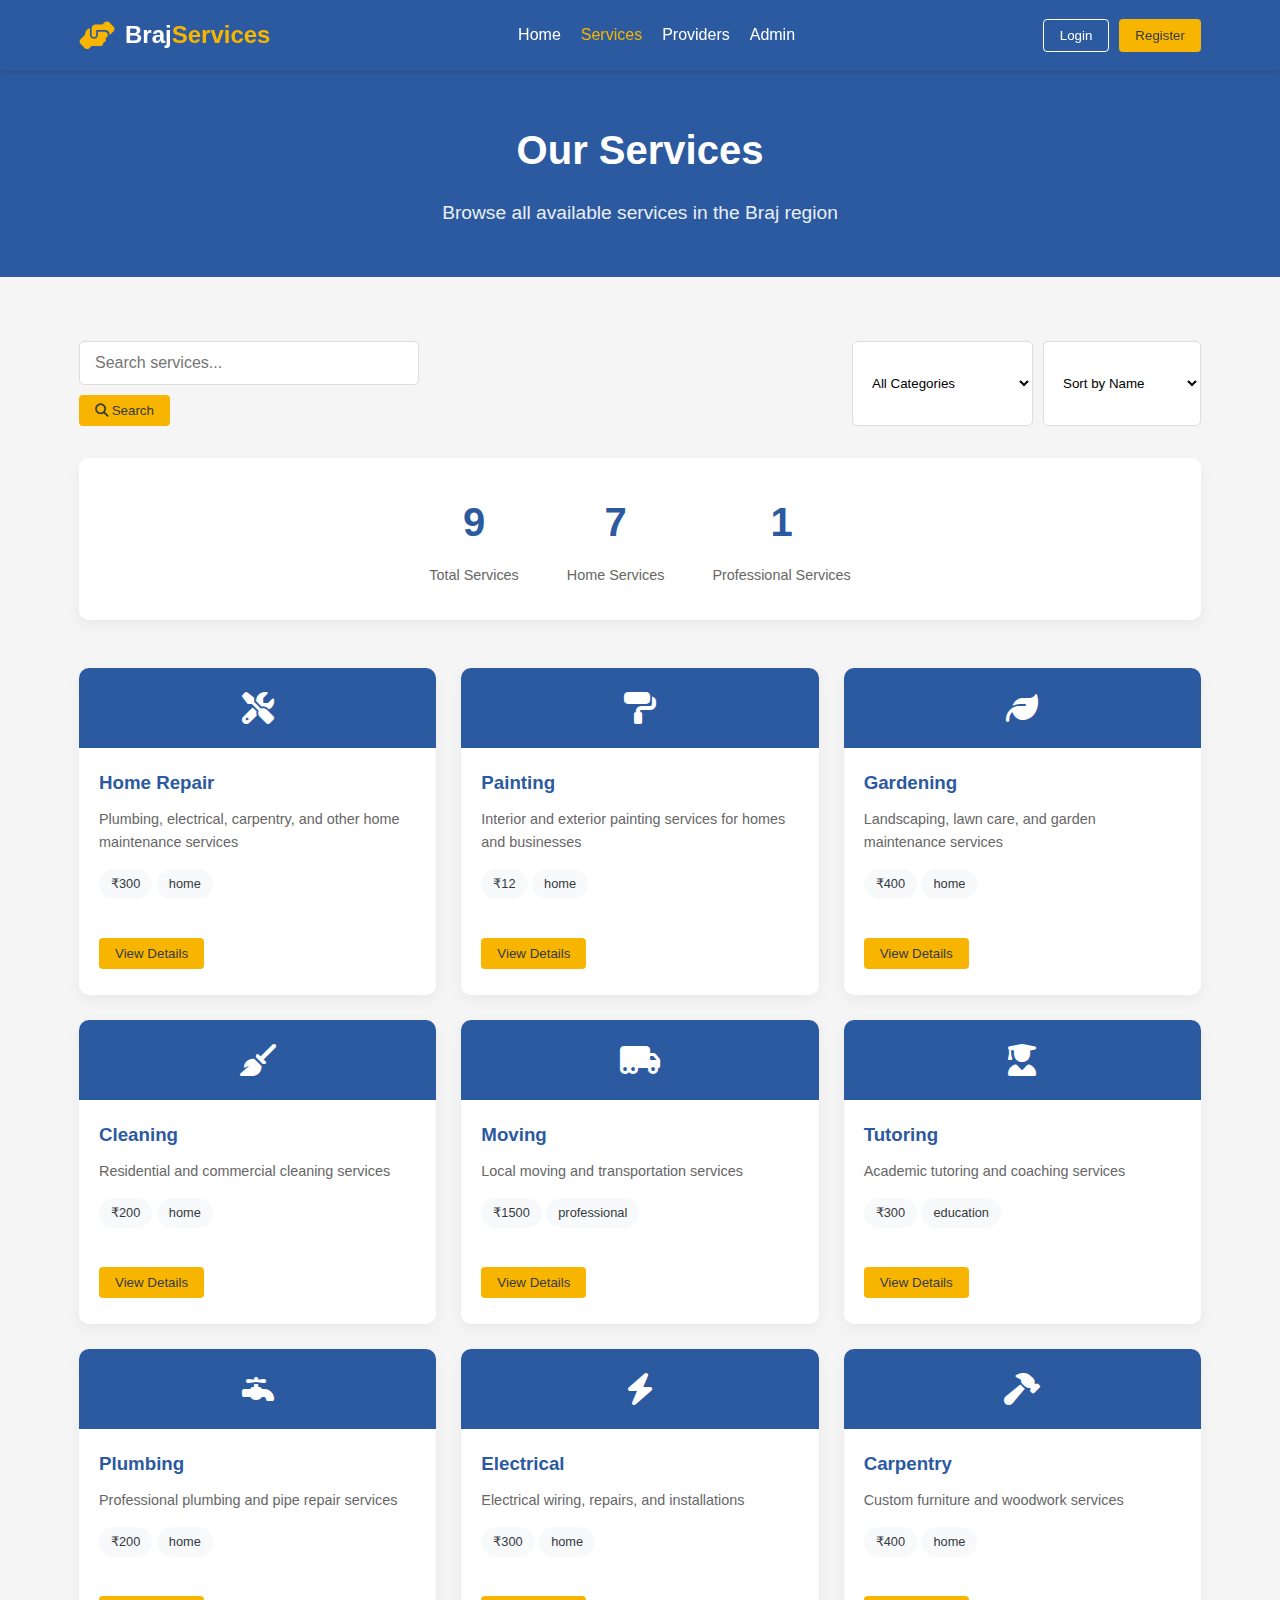
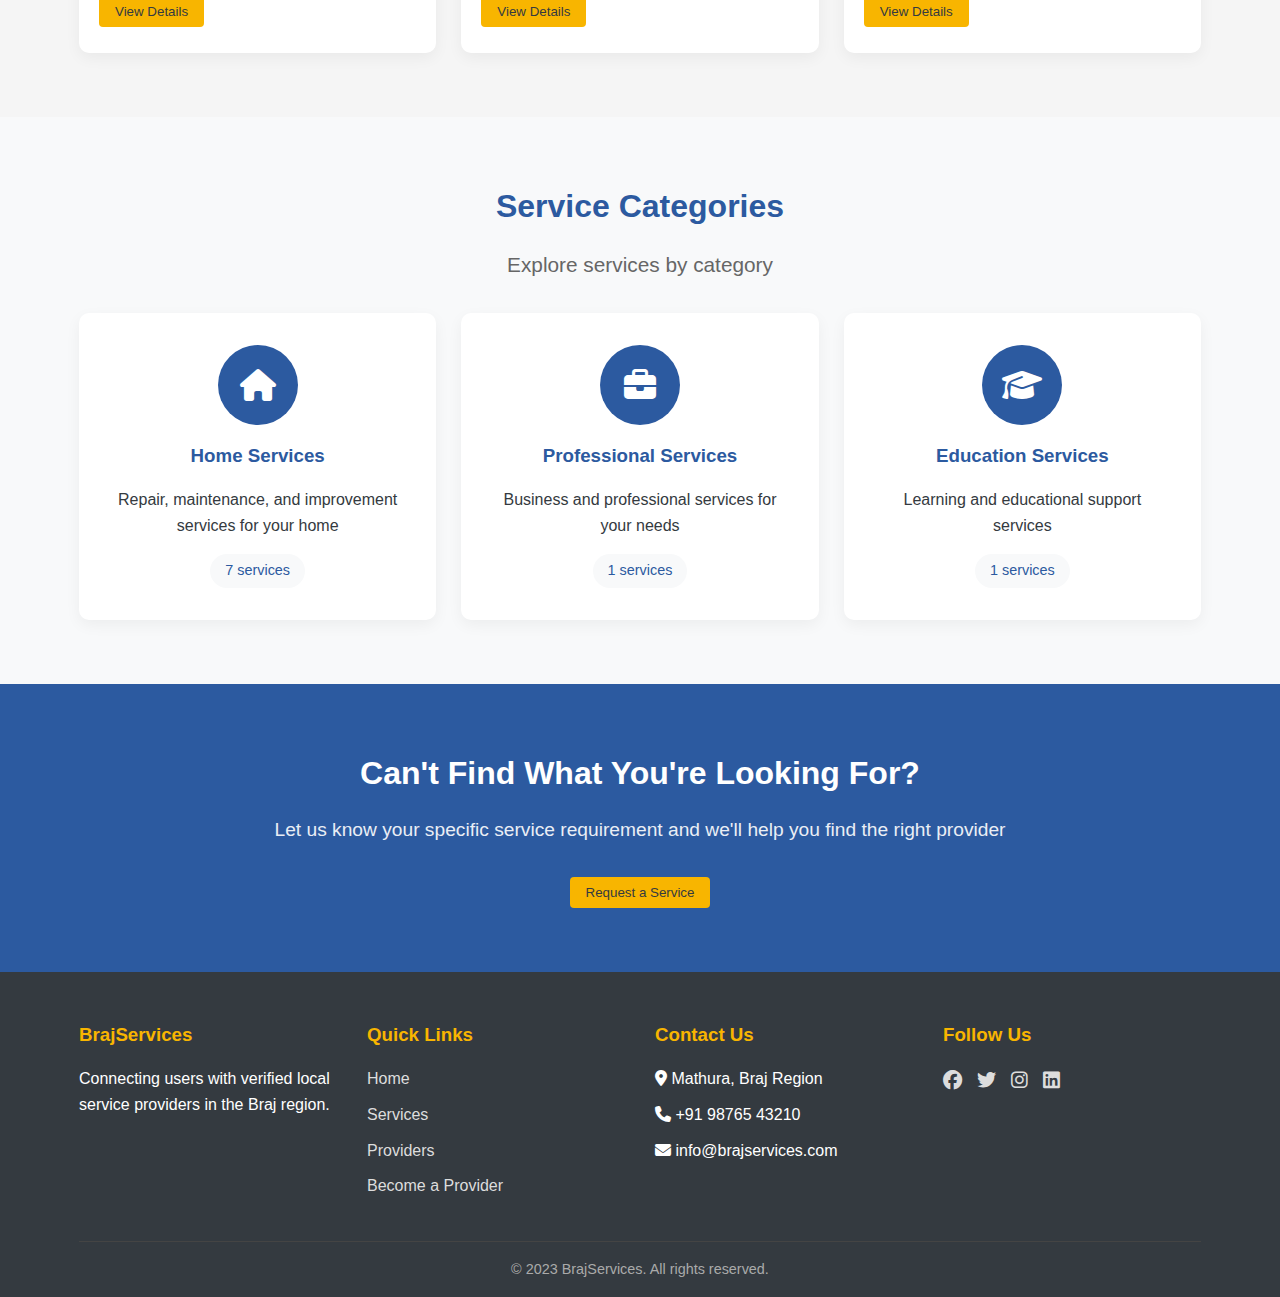
<file: services.html>
<!DOCTYPE html>
<html lang="en">
<head>
    <meta charset="UTF-8">
    <meta name="viewport" content="width=device-width, initial-scale=1.0">
    <title>All Services - Braj Services</title>
    <link rel="stylesheet" href="style.css">
    <link rel="stylesheet" href="https://cdnjs.cloudflare.com/ajax/libs/font-awesome/6.4.0/css/all.min.css">
</head>
<body>
    <!-- Header -->
    <header>
        <div class="container">
            <div class="header-content">
                <div class="logo">
                    <i class="fas fa-hands-helping"></i>
                    <h1>Braj<span>Services</span></h1>
                </div>
                <nav>
                    <ul>
                        <li><a href="index.html">Home</a></li>
                        <li><a href="services.html" class="active">Services</a></li>
                        <li><a href="providers.html">Providers</a></li>
                        <li><a href="admin.html" id="admin-nav-link">Admin</a></li>
                    </ul>
                </nav>
                <div class="auth-buttons" id="auth-buttons">
                    <button class="btn btn-outline" id="login-btn">Login</button>
                    <button class="btn btn-primary" id="register-btn">Register</button>
                </div>
            </div>
        </div>
    </header>

    <!-- Notification -->
    <div class="notification" id="notification"></div>

    <!-- Page Header -->
    <section class="page-header">
        <div class="container">
            <h1>Our Services</h1>
            <p>Browse all available services in the Braj region</p>
        </div>
    </section>

    <!-- Services Section -->
    <section class="services-page">
        <div class="container">
            <div class="services-filter">
                <div class="filter-group">
                    <input type="text" id="service-search-input" placeholder="Search services..." class="form-control">
                    <button class="btn btn-primary" id="search-services-btn">
                        <i class="fas fa-search"></i> Search
                    </button>
                </div>
                <div class="filter-group">
                    <select id="category-filter" class="filter-select">
                        <option value="all">All Categories</option>
                        <option value="home">Home Services</option>
                        <option value="professional">Professional Services</option>
                        <option value="education">Education</option>
                    </select>
                    <select id="sort-filter" class="filter-select">
                        <option value="name">Sort by Name</option>
                        <option value="popular">Sort by Popularity</option>
                    </select>
                </div>
            </div>

            <div class="services-stats">
                <div class="stat-item">
                    <span class="stat-number" id="total-services">0</span>
                    <span class="stat-label">Total Services</span>
                </div>
                <div class="stat-item">
                    <span class="stat-number" id="home-services">0</span>
                    <span class="stat-label">Home Services</span>
                </div>
                <div class="stat-item">
                    <span class="stat-number" id="professional-services">0</span>
                    <span class="stat-label">Professional Services</span>
                </div>
            </div>

            <div class="services-grid-full" id="all-services">
                <!-- All services will be loaded here -->
            </div>
        </div>
    </section>

    <!-- Service Categories -->
    <section class="service-categories">
        <div class="container">
            <div class="section-title">
                <h2>Service Categories</h2>
                <p>Explore services by category</p>
            </div>
            <div class="categories-grid">
                <div class="category-card" data-category="home">
                    <div class="category-icon">
                        <i class="fas fa-home"></i>
                    </div>
                    <h3>Home Services</h3>
                    <p>Repair, maintenance, and improvement services for your home</p>
                    <span class="service-count" id="home-count">0 services</span>
                </div>
                <div class="category-card" data-category="professional">
                    <div class="category-icon">
                        <i class="fas fa-briefcase"></i>
                    </div>
                    <h3>Professional Services</h3>
                    <p>Business and professional services for your needs</p>
                    <span class="service-count" id="professional-count">0 services</span>
                </div>
                <div class="category-card" data-category="education">
                    <div class="category-icon">
                        <i class="fas fa-graduation-cap"></i>
                    </div>
                    <h3>Education Services</h3>
                    <p>Learning and educational support services</p>
                    <span class="service-count" id="education-count">0 services</span>
                </div>
            </div>
        </div>
    </section>

    <!-- CTA Section -->
    <section class="cta-section">
        <div class="container">
            <div class="cta-content">
                <h2>Can't Find What You're Looking For?</h2>
                <p>Let us know your specific service requirement and we'll help you find the right provider</p>
                <button class="btn btn-primary" id="request-service-btn">Request a Service</button>
            </div>
        </div>
    </section>

    <!-- Footer -->
    <footer>
        <div class="container">
            <div class="footer-content">
                <div class="footer-column">
                    <h3>BrajServices</h3>
                    <p>Connecting users with verified local service providers in the Braj region.</p>
                </div>
                <div class="footer-column">
                    <h3>Quick Links</h3>
                    <ul>
                        <li><a href="index.html">Home</a></li>
                        <li><a href="services.html">Services</a></li>
                        <li><a href="providers.html">Providers</a></li>
                        <li><a href="#" id="become-provider-btn">Become a Provider</a></li>
                    </ul>
                </div>
                <div class="footer-column">
                    <h3>Contact Us</h3>
                    <ul>
                        <li><i class="fas fa-map-marker-alt"></i> Mathura, Braj Region</li>
                        <li><i class="fas fa-phone"></i> +91 98765 43210</li>
                        <li><i class="fas fa-envelope"></i> info@brajservices.com</li>
                    </ul>
                </div>
                <div class="footer-column">
                    <h3>Follow Us</h3>
                    <div class="social-links">
                        <a href="#"><i class="fab fa-facebook"></i></a>
                        <a href="#"><i class="fab fa-twitter"></i></a>
                        <a href="#"><i class="fab fa-instagram"></i></a>
                        <a href="#"><i class="fab fa-linkedin"></i></a>
                    </div>
                </div>
            </div>
            <div class="copyright">
                <p>&copy; 2023 BrajServices. All rights reserved.</p>
            </div>
        </div>
    </footer>

    <!-- Modals -->
    <div class="modal" id="login-modal">
        <div class="modal-content">
            <span class="close-modal">&times;</span>
            <h2 class="modal-title">Login to Your Account</h2>
            <form id="login-form">
                <div class="form-group">
                    <label for="login-email">Email</label>
                    <input type="email" id="login-email" class="form-control" placeholder="Enter your email" required>
                </div>
                <div class="form-group">
                    <label for="login-password">Password</label>
                    <input type="password" id="login-password" class="form-control" placeholder="Enter your password" required>
                </div>
                <button type="submit" class="btn btn-primary" style="width: 100%;">Login</button>
            </form>
            <p style="text-align: center; margin-top: 15px;">Don't have an account? <a href="#" id="switch-to-register">Register</a></p>
        </div>
    </div>

    <div class="modal" id="register-modal">
        <div class="modal-content">
            <span class="close-modal">&times;</span>
            <h2 class="modal-title">Create an Account</h2>
            <form id="register-form">
                <div class="form-group">
                    <label for="register-name">Full Name</label>
                    <input type="text" id="register-name" class="form-control" placeholder="Enter your full name" required>
                </div>
                <div class="form-group">
                    <label for="register-email">Email</label>
                    <input type="email" id="register-email" class="form-control" placeholder="Enter your email" required>
                </div>
                <div class="form-group">
                    <label for="register-phone">Phone Number</label>
                    <input type="tel" id="register-phone" class="form-control" placeholder="Enter your phone number" required>
                </div>
                <div class="form-group">
                    <label for="register-password">Password</label>
                    <input type="password" id="register-password" class="form-control" placeholder="Create a password" required>
                </div>
                <div class="form-group">
                    <label for="register-role">I am a:</label>
                    <select id="register-role" class="form-control">
                        <option value="user">Service User</option>
                        <option value="provider">Service Provider</option>
                    </select>
                </div>
                <button type="submit" class="btn btn-primary" style="width: 100%;">Register</button>
            </form>
            <p style="text-align: center; margin-top: 15px;">Already have an account? <a href="#" id="switch-to-login">Login</a></p>
        </div>
    </div>

    <div class="modal" id="admin-login-modal">
        <div class="modal-content">
            <span class="close-modal">&times;</span>
            <h2 class="modal-title">Admin Login</h2>
            <form id="admin-login-form">
                <div class="form-group">
                    <label for="admin-username">Username</label>
                    <input type="text" id="admin-username" class="form-control" placeholder="Enter admin username" required>
                </div>
                <div class="form-group">
                    <label for="admin-password">Password</label>
                    <input type="password" id="admin-password" class="form-control" placeholder="Enter admin password" required>
                </div>
                <button type="submit" class="btn btn-primary" style="width: 100%;">Login</button>
            </form>
            <p style="text-align: center; margin-top: 15px; font-size: 0.9rem; color: #666;">
                Demo credentials: admin / admin123
            </p>
        </div>
    </div>

    <div class="modal" id="become-provider-modal">
        <div class="modal-content">
            <span class="close-modal">&times;</span>
            <h2 class="modal-title">Become a Service Provider</h2>
            <form id="provider-registration-form">
                <div class="form-group">
                    <label for="provider-name">Full Name</label>
                    <input type="text" id="provider-name" class="form-control" placeholder="Enter your full name" required>
                </div>
                <div class="form-group">
                    <label for="provider-email">Email</label>
                    <input type="email" id="provider-email" class="form-control" placeholder="Enter your email" required>
                </div>
                <div class="form-group">
                    <label for="provider-phone">Phone Number</label>
                    <input type="tel" id="provider-phone" class="form-control" placeholder="Enter your phone number" required>
                </div>
                <div class="form-group">
                    <label for="provider-service">Service Type</label>
                    <select id="provider-service" class="form-control" required>
                        <option value="">Select Service</option>
                        <option value="Home Repair">Home Repair</option>
                        <option value="Painting">Painting</option>
                        <option value="Gardening">Gardening</option>
                        <option value="Cleaning">Cleaning</option>
                        <option value="Moving">Moving</option>
                        <option value="Tutoring">Tutoring</option>
                        <option value="Plumbing">Plumbing</option>
                        <option value="Electrical">Electrical</option>
                        <option value="Carpentry">Carpentry</option>
                    </select>
                </div>
                <div class="form-group">
                    <label for="provider-location">Service Location</label>
                    <select id="provider-location" class="form-control" required>
                        <option value="">Select Location</option>
                        <option value="Mathura">Mathura</option>
                        <option value="Vrindavan">Vrindavan</option>
                        <option value="Gokul">Gokul</option>
                        <option value="Barsana">Barsana</option>
                    </select>
                </div>
                <div class="form-group">
                    <label for="provider-experience">Years of Experience</label>
                    <input type="number" id="provider-experience" class="form-control" placeholder="Enter years of experience" min="0" required>
                </div>
                <div class="form-group">
                    <label for="provider-description">Service Description</label>
                    <textarea id="provider-description" class="form-control" placeholder="Describe your services and expertise" rows="4" required></textarea>
                </div>
                <button type="submit" class="btn btn-primary" style="width: 100%;">Submit Application</button>
            </form>
            <p style="text-align: center; margin-top: 15px; font-size: 0.9rem; color: #666;">
                We'll review your application and contact you within 24 hours.
            </p>
        </div>
    </div>

    <div class="modal" id="service-detail-modal">
        <div class="modal-content large-modal">
            <span class="close-modal">&times;</span>
            <h2 class="modal-title" id="service-detail-title">Service Details</h2>
            <div id="service-detail-content">
                <!-- Service details will be loaded here -->
            </div>
        </div>
    </div>

    <script src="services.js"></script>
    <script>
        // Additional services page functionality
        document.addEventListener('DOMContentLoaded', function() {
            // Update service statistics
            function updateServiceStats() {
                const services = JSON.parse(localStorage.getItem('servicesData')) || servicesData;
                const homeServices = services.filter(s => s.category === 'home').length;
                const professionalServices = services.filter(s => s.category === 'professional').length;
                const educationServices = services.filter(s => s.category === 'education').length;
                
                document.getElementById('total-services').textContent = services.length;
                document.getElementById('home-services').textContent = homeServices;
                document.getElementById('professional-services').textContent = professionalServices;
                document.getElementById('home-count').textContent = `${homeServices} services`;
                document.getElementById('professional-count').textContent = `${professionalServices} services`;
                document.getElementById('education-count').textContent = `${educationServices} services`;
            }
            
            // Category card click handlers
            document.querySelectorAll('.category-card').forEach(card => {
                card.addEventListener('click', function() {
                    const category = this.getAttribute('data-category');
                    document.getElementById('category-filter').value = category;
                    filterServices();
                });
            });
            
            // Initialize stats
            updateServiceStats();
            
            // Add main.js functionality for modals
            const mainScript = document.createElement('script');
            mainScript.src = 'main.js';
            document.head.appendChild(mainScript);
        });
    </script>
</body>
</html>
</file>
<file: style.css>
:root {
    --primary: #2c5aa0;
    --secondary: #f8b500;
    --light: #f8f9fa;
    --dark: #343a40;
    --success: #28a745;
    --danger: #dc3545;
    --warning: #ffc107;
    --info: #17a2b8;
}

* {
    margin: 0;
    padding: 0;
    box-sizing: border-box;
    font-family: 'Segoe UI', Tahoma, Geneva, Verdana, sans-serif;
}

body {
    background-color: #f5f5f5;
    color: var(--dark);
    line-height: 1.6;
}

.container {
    width: 90%;
    max-width: 1200px;
    margin: 0 auto;
    padding: 0 15px;
}

/* Header Styles */
header {
    background-color: var(--primary);
    color: white;
    padding: 1rem 0;
    box-shadow: 0 2px 5px rgba(0,0,0,0.1);
    position: sticky;
    top: 0;
    z-index: 100;
}

.header-content {
    display: flex;
    justify-content: space-between;
    align-items: center;
}

.logo {
    display: flex;
    align-items: center;
    gap: 10px;
}

.logo i {
    font-size: 1.8rem;
    color: var(--secondary);
}

.logo h1 {
    font-size: 1.5rem;
}

.logo span {
    color: var(--secondary);
}

nav ul {
    display: flex;
    list-style: none;
    gap: 20px;
}

nav a {
    color: white;
    text-decoration: none;
    font-weight: 500;
    transition: color 0.3s;
}

nav a:hover, nav a.active {
    color: var(--secondary);
}

.auth-buttons {
    display: flex;
    gap: 10px;
}

.btn {
    padding: 8px 16px;
    border: none;
    border-radius: 4px;
    cursor: pointer;
    font-weight: 500;
    transition: all 0.3s;
    text-decoration: none;
    display: inline-block;
    text-align: center;
}

.btn-primary {
    background-color: var(--secondary);
    color: var(--dark);
}

.btn-outline {
    background-color: transparent;
    border: 1px solid white;
    color: white;
}

.btn-success {
    background-color: var(--success);
    color: white;
}

.btn-danger {
    background-color: var(--danger);
    color: white;
}

.btn-warning {
    background-color: var(--warning);
    color: var(--dark);
}

.btn:hover {
    opacity: 0.9;
    transform: translateY(-2px);
}

.btn-sm {
    padding: 6px 12px;
    font-size: 0.8rem;
}

/* Hero Section */
.hero {
    background: linear-gradient(rgba(0,0,0,0.6), rgba(0,0,0,0.6)), url('Vrindavan.jpg');
    background-size: cover;
    background-position: center;
    color: white;
    padding: 4rem 0;
    text-align: center;
}

.hero h2 {
    font-size: 2.5rem;
    margin-bottom: 1rem;
}

.hero p {
    font-size: 1.2rem;
    max-width: 700px;
    margin: 0 auto 2rem;
}

.search-box {
    background: white;
    border-radius: 50px;
    padding: 10px;
    max-width: 700px;
    margin: 0 auto;
    display: flex;
    box-shadow: 0 5px 15px rgba(0,0,0,0.1);
}

.search-box input {
    flex: 1;
    border: none;
    padding: 15px 20px;
    border-radius: 50px;
    font-size: 1rem;
    outline: none;
}

.search-box button {
    background: var(--primary);
    color: white;
    border: none;
    border-radius: 50px;
    padding: 15px 30px;
    cursor: pointer;
    font-weight: 600;
    transition: background 0.3s;
}

.search-box button:hover {
    background: #1e3d6f;
}

/* Services Section */
.services {
    padding: 4rem 0;
}

.section-title {
    text-align: center;
    margin-bottom: 3rem;
}

.section-title h2 {
    font-size: 2rem;
    color: var(--primary);
    margin-bottom: 1rem;
}

.section-title p {
    color: #666;
    max-width: 600px;
    margin: 0 auto;
}

.services-grid {
    display: grid;
    grid-template-columns: repeat(auto-fill, minmax(250px, 1fr));
    gap: 25px;
}

.service-card {
    background: white;
    border-radius: 10px;
    overflow: hidden;
    box-shadow: 0 5px 15px rgba(0,0,0,0.05);
    transition: transform 0.3s, box-shadow 0.3s;
    cursor: pointer;
}

.service-card:hover {
    transform: translateY(-10px);
    box-shadow: 0 15px 30px rgba(0,0,0,0.1);
}

.service-icon {
    background: var(--primary);
    color: white;
    height: 80px;
    display: flex;
    align-items: center;
    justify-content: center;
    font-size: 2rem;
}

.service-content {
    padding: 20px;
}

.service-content h3 {
    margin-bottom: 10px;
    color: var(--primary);
}

.service-content p {
    color: #666;
    font-size: 0.9rem;
}

/* Providers Section */
.providers {
    padding: 4rem 0;
    background-color: var(--light);
}

.providers-grid {
    display: grid;
    grid-template-columns: repeat(auto-fill, minmax(300px, 1fr));
    gap: 25px;
}

.provider-card {
    background: white;
    border-radius: 10px;
    overflow: hidden;
    box-shadow: 0 5px 15px rgba(0,0,0,0.05);
    transition: transform 0.3s;
}

.provider-card:hover {
    transform: translateY(-5px);
}

.provider-header {
    position: relative;
}

.provider-image {
    height: 200px;
    width: 100%;
    object-fit: cover;
    background: #f0f0f0;
    display: flex;
    align-items: center;
    justify-content: center;
    color: #ccc;
    font-size: 3rem;
}

.provider-verified {
    position: absolute;
    top: 10px;
    right: 10px;
    background: var(--success);
    color: white;
    padding: 5px 10px;
    border-radius: 20px;
    font-size: 0.8rem;
    display: flex;
    align-items: center;
    gap: 5px;
}

.provider-body {
    padding: 20px;
}

.provider-name {
    font-size: 1.2rem;
    margin-bottom: 5px;
    color: var(--primary);
}

.provider-service {
    color: #666;
    margin-bottom: 10px;
    font-size: 0.9rem;
}

.provider-rating {
    display: flex;
    align-items: center;
    gap: 5px;
    margin-bottom: 10px;
}

.stars {
    color: var(--warning);
}

.rating-count {
    color: #666;
    font-size: 0.9rem;
}

.provider-location {
    display: flex;
    align-items: center;
    gap: 5px;
    color: #666;
    font-size: 0.9rem;
    margin-bottom: 15px;
}

.provider-description {
    color: #666;
    font-size: 0.9rem;
    margin-bottom: 15px;
    display: -webkit-box;
    -webkit-line-clamp: 2;
    -webkit-box-orient: vertical;
    overflow: hidden;
}

.provider-features {
    display: flex;
    gap: 8px;
    flex-wrap: wrap;
    margin-bottom: 15px;
}

.provider-footer {
    display: flex;
    justify-content: space-between;
    align-items: center;
}

.provider-price {
    font-weight: bold;
    color: var(--primary);
    font-size: 1.1rem;
}

/* How It Works */
.how-it-works {
    padding: 4rem 0;
    background: white;
}

.steps-grid {
    display: grid;
    grid-template-columns: repeat(auto-fit, minmax(250px, 1fr));
    gap: 30px;
    margin-top: 2rem;
}

.step-card {
    text-align: center;
    padding: 2rem;
    background: var(--light);
    border-radius: 10px;
    transition: transform 0.3s;
}

.step-card:hover {
    transform: translateY(-5px);
}

.step-number {
    width: 60px;
    height: 60px;
    background: var(--primary);
    color: white;
    border-radius: 50%;
    display: flex;
    align-items: center;
    justify-content: center;
    font-size: 1.5rem;
    font-weight: bold;
    margin: 0 auto 1rem;
}

.step-card h3 {
    margin-bottom: 1rem;
    color: var(--primary);
}

/* Testimonials */
.testimonials {
    padding: 4rem 0;
    background: var(--light);
}

.testimonials-grid {
    display: grid;
    grid-template-columns: repeat(auto-fit, minmax(300px, 1fr));
    gap: 25px;
}

.testimonial-card {
    background: white;
    padding: 2rem;
    border-radius: 10px;
    box-shadow: 0 5px 15px rgba(0,0,0,0.05);
    position: relative;
}

.testimonial-card::before {
    content: '"';
    font-size: 4rem;
    color: var(--primary);
    opacity: 0.1;
    position: absolute;
    top: 10px;
    left: 20px;
}

.testimonial-content {
    margin-bottom: 1.5rem;
    position: relative;
    z-index: 1;
}

.testimonial-author {
    text-align: right;
}

.testimonial-author strong {
    display: block;
    color: var(--primary);
}

.testimonial-author span {
    color: #666;
    font-size: 0.9rem;
}

/* Page Header */
.page-header {
    background: var(--primary);
    color: white;
    padding: 3rem 0;
    text-align: center;
}

.page-header h1 {
    font-size: 2.5rem;
    margin-bottom: 1rem;
}

.page-header p {
    font-size: 1.2rem;
    opacity: 0.9;
}

/* Services Page */
.services-page {
    padding: 4rem 0;
}

.services-filter {
    display: flex;
    justify-content: space-between;
    margin-bottom: 2rem;
    flex-wrap: wrap;
    gap: 15px;
}

.filter-group {
    display: flex;
    gap: 10px;
    flex-wrap: wrap;
}

.filter-select {
    padding: 10px 15px;
    border-radius: 5px;
    border: 1px solid #ddd;
    background: white;
    min-width: 150px;
}

.services-grid-full {
    display: grid;
    grid-template-columns: repeat(auto-fill, minmax(280px, 1fr));
    gap: 25px;
}

/* Services Stats */
.services-stats {
    display: flex;
    justify-content: center;
    gap: 3rem;
    margin-bottom: 3rem;
    padding: 2rem;
    background: white;
    border-radius: 10px;
    box-shadow: 0 5px 15px rgba(0,0,0,0.05);
}

.stat-item {
    text-align: center;
}

.stat-number {
    display: block;
    font-size: 2.5rem;
    font-weight: bold;
    color: var(--primary);
    margin-bottom: 0.5rem;
}

.stat-label {
    color: #666;
    font-size: 0.9rem;
}

/* Service Categories */
.service-categories {
    padding: 4rem 0;
    background: var(--light);
}

.categories-grid {
    display: grid;
    grid-template-columns: repeat(auto-fit, minmax(280px, 1fr));
    gap: 25px;
    margin-top: 2rem;
}

.category-card {
    background: white;
    padding: 2rem;
    border-radius: 10px;
    text-align: center;
    box-shadow: 0 5px 15px rgba(0,0,0,0.05);
    transition: transform 0.3s;
    cursor: pointer;
}

.category-card:hover {
    transform: translateY(-5px);
}

.category-icon {
    width: 80px;
    height: 80px;
    background: var(--primary);
    color: white;
    border-radius: 50%;
    display: flex;
    align-items: center;
    justify-content: center;
    font-size: 2rem;
    margin: 0 auto 1rem;
}

.category-card h3 {
    margin-bottom: 1rem;
    color: var(--primary);
}

.service-count {
    display: inline-block;
    background: var(--light);
    padding: 5px 15px;
    border-radius: 20px;
    font-size: 0.9rem;
    color: var(--primary);
    margin-top: 1rem;
}

/* Providers Page */
.providers-page {
    padding: 4rem 0;
}

.providers-filter {
    display: flex;
    justify-content: space-between;
    margin-bottom: 2rem;
    flex-wrap: wrap;
    gap: 15px;
}

.providers-stats {
    display: flex;
    justify-content: center;
    gap: 3rem;
    margin-bottom: 3rem;
    padding: 2rem;
    background: white;
    border-radius: 10px;
    box-shadow: 0 5px 15px rgba(0,0,0,0.05);
}

.providers-grid-full {
    display: grid;
    grid-template-columns: repeat(auto-fill, minmax(320px, 1fr));
    gap: 25px;
}

.load-more-container {
    text-align: center;
    margin-top: 3rem;
}

/* Quick Filters */
.quick-filters {
    margin-bottom: 2rem;
    padding: 1.5rem;
    background: white;
    border-radius: 10px;
    box-shadow: 0 5px 15px rgba(0,0,0,0.05);
}

.quick-filters h3 {
    margin-bottom: 1rem;
    color: var(--primary);
}

.quick-filter-buttons {
    display: flex;
    gap: 10px;
    flex-wrap: wrap;
}

/* Why Choose Section */
.why-choose {
    padding: 4rem 0;
    background: var(--light);
}

.features-grid {
    display: grid;
    grid-template-columns: repeat(auto-fit, minmax(250px, 1fr));
    gap: 25px;
    margin-top: 2rem;
}

.feature-card {
    background: white;
    padding: 2rem;
    border-radius: 10px;
    text-align: center;
    box-shadow: 0 5px 15px rgba(0,0,0,0.05);
    transition: transform 0.3s;
}

.feature-card:hover {
    transform: translateY(-5px);
}

.feature-icon {
    width: 70px;
    height: 70px;
    background: var(--primary);
    color: white;
    border-radius: 50%;
    display: flex;
    align-items: center;
    justify-content: center;
    font-size: 1.8rem;
    margin: 0 auto 1rem;
}

.feature-card h3 {
    margin-bottom: 1rem;
    color: var(--primary);
}

/* CTA Section */
.cta-section {
    background: var(--primary);
    color: white;
    padding: 4rem 0;
    text-align: center;
}

.cta-content h2 {
    font-size: 2rem;
    margin-bottom: 1rem;
}

.cta-content p {
    font-size: 1.2rem;
    margin-bottom: 2rem;
    opacity: 0.9;
}

/* Footer */
footer {
    background: var(--dark);
    color: white;
    padding: 3rem 0 1rem;
}

.footer-content {
    display: grid;
    grid-template-columns: repeat(auto-fit, minmax(200px, 1fr));
    gap: 30px;
    margin-bottom: 2rem;
}

.footer-column h3 {
    margin-bottom: 1rem;
    color: var(--secondary);
}

.footer-column ul {
    list-style: none;
}

.footer-column ul li {
    margin-bottom: 10px;
}

.footer-column a {
    color: #ddd;
    text-decoration: none;
    transition: color 0.3s;
}

.footer-column a:hover {
    color: var(--secondary);
}

.social-links {
    display: flex;
    gap: 15px;
}

.social-links a {
    color: #ddd;
    font-size: 1.2rem;
    transition: color 0.3s;
}

.social-links a:hover {
    color: var(--secondary);
}

.copyright {
    text-align: center;
    padding-top: 1rem;
    border-top: 1px solid #444;
    color: #aaa;
    font-size: 0.9rem;
}

/* Modal Styles */
.modal {
    display: none;
    position: fixed;
    top: 0;
    left: 0;
    width: 100%;
    height: 100%;
    background: rgba(0,0,0,0.5);
    z-index: 1000;
    align-items: center;
    justify-content: center;
}

.modal-content {
    background: white;
    border-radius: 10px;
    width: 90%;
    max-width: 500px;
    padding: 30px;
    position: relative;
    box-shadow: 0 5px 30px rgba(0,0,0,0.2);
    max-height: 90vh;
    overflow-y: auto;
}

.large-modal {
    max-width: 700px;
}

.close-modal {
    position: absolute;
    top: 15px;
    right: 15px;
    font-size: 1.5rem;
    cursor: pointer;
    color: #666;
}

.modal-title {
    margin-bottom: 1.5rem;
    color: var(--primary);
}

.form-group {
    margin-bottom: 1.5rem;
}

.form-group label {
    display: block;
    margin-bottom: 5px;
    font-weight: 500;
}

.form-control {
    width: 100%;
    padding: 12px 15px;
    border: 1px solid #ddd;
    border-radius: 5px;
    font-size: 1rem;
}

textarea.form-control {
    resize: vertical;
    min-height: 100px;
}

/* Notification */
.notification {
    position: fixed;
    top: 20px;
    right: 20px;
    padding: 15px 20px;
    border-radius: 5px;
    color: white;
    z-index: 1001;
    display: none;
    box-shadow: 0 5px 15px rgba(0,0,0,0.1);
    cursor: pointer;
}

.notification.success {
    background: var(--success);
}

.notification.error {
    background: var(--danger);
}

.notification.info {
    background: var(--info);
}

.notification.warning {
    background: var(--warning);
    color: var(--dark);
}

/* Text Center */
.text-center {
    text-align: center;
}

/* Provider Detail Styles */
.provider-detail {
    display: grid;
    grid-template-columns: 1fr 2fr;
    gap: 2rem;
}

.provider-detail-image {
    width: 100%;
    border-radius: 10px;
    background: #f0f0f0;
    display: flex;
    align-items: center;
    justify-content: center;
    color: #ccc;
    font-size: 4rem;
    min-height: 300px;
}

.provider-info h3 {
    color: var(--primary);
    margin-bottom: 1rem;
}

.provider-info p {
    margin-bottom: 1rem;
    color: #666;
}

.service-features {
    margin: 2rem 0;
}

.feature-list {
    list-style: none;
}

.feature-list li {
    padding: 0.5rem 0;
    border-bottom: 1px solid #eee;
    display: flex;
    justify-content: space-between;
}

.feature-tag {
    background: var(--light);
    padding: 5px 12px;
    border-radius: 20px;
    font-size: 0.8rem;
    color: var(--dark);
    display: inline-block;
}

/* Booking Form Styles */
.booking-summary {
    background: var(--light);
    padding: 1.5rem;
    border-radius: 8px;
    margin-bottom: 1.5rem;
}

.booking-summary h4 {
    margin-bottom: 1rem;
    color: var(--primary);
}

.booking-details {
    display: grid;
    grid-template-columns: 1fr 1fr;
    gap: 10px;
}

.booking-details div {
    display: flex;
    justify-content: space-between;
}

/* Status Badges */
.status-badge {
    padding: 5px 10px;
    border-radius: 20px;
    font-size: 0.8rem;
    font-weight: 500;
    display: inline-block;
}

.status-pending {
    background: #fff3cd;
    color: #856404;
}

.status-approved {
    background: #d1ecf1;
    color: #0c5460;
}

.status-rejected {
    background: #f8d7da;
    color: #721c24;
}

.status-confirmed {
    background: #d4edda;
    color: #155724;
}

.status-completed {
    background: #d1ecf1;
    color: #0c5460;
}

.status-cancelled {
    background: #f8d7da;
    color: #721c24;
}

/* Action Buttons */
.action-buttons {
    display: flex;
    gap: 5px;
    flex-wrap: wrap;
}

/* Loading Spinner */
.loading-spinner {
    display: inline-block;
    width: 20px;
    height: 20px;
    border: 3px solid #f3f3f3;
    border-top: 3px solid var(--primary);
    border-radius: 50%;
    animation: spin 1s linear infinite;
}

@keyframes spin {
    0% { transform: rotate(0deg); }
    100% { transform: rotate(360deg); }
}

/* Price Range */
.price-range {
    display: flex;
    align-items: center;
    gap: 10px;
    margin: 10px 0;
}

.price-range input {
    flex: 1;
}

.price-range span {
    min-width: 60px;
    text-align: center;
    font-weight: 500;
}

/* No Results State */
.no-results {
    grid-column: 1 / -1;
    text-align: center;
    padding: 3rem;
}

.no-results i {
    font-size: 3rem;
    color: #ccc;
    margin-bottom: 1rem;
}

.no-results h3 {
    margin-bottom: 1rem;
    color: #666;
}

/* Admin Panel Styles */
.admin-container {
    min-height: 100vh;
    background: #f5f7fa;
}

.admin-header {
    background: var(--primary);
    color: white;
    padding: 1rem 0;
    box-shadow: 0 2px 5px rgba(0,0,0,0.1);
}

.admin-nav {
    display: flex;
    justify-content: space-between;
    align-items: center;
}

.admin-main {
    padding: 2rem 0;
}

.stats-cards {
    display: grid;
    grid-template-columns: repeat(auto-fit, minmax(240px, 1fr));
    gap: 20px;
    margin-bottom: 30px;
}

.stat-card {
    background: white;
    border-radius: 10px;
    padding: 25px;
    box-shadow: 0 4px 6px rgba(0,0,0,0.05);
    text-align: center;
    border-left: 4px solid var(--primary);
}

.stat-card .value {
    font-size: 2.2rem;
    font-weight: bold;
    color: var(--primary);
    margin-bottom: 5px;
}

.stat-card .label {
    color: #666;
    font-size: 0.9rem;
}

.admin-section {
    background: white;
    border-radius: 10px;
    padding: 25px;
    box-shadow: 0 4px 6px rgba(0,0,0,0.05);
    margin-bottom: 30px;
}

.section-header {
    display: flex;
    justify-content: space-between;
    align-items: center;
    margin-bottom: 20px;
    padding-bottom: 15px;
    border-bottom: 1px solid #eee;
}

.section-title {
    font-size: 1.3rem;
    color: var(--primary);
    margin: 0;
}

.admin-table {
    width: 100%;
    border-collapse: collapse;
    margin-top: 15px;
}

.admin-table th {
    background: var(--light);
    padding: 12px 15px;
    text-align: left;
    font-weight: 600;
    color: var(--dark);
    border-bottom: 2px solid #ddd;
}

.admin-table td {
    padding: 12px 15px;
    border-bottom: 1px solid #eee;
}

.admin-table tr:hover {
    background: #f8f9fa;
}

.admin-tabs {
    display: flex;
    gap: 0;
    margin-bottom: 20px;
    border-bottom: 1px solid #ddd;
}

.admin-tab {
    padding: 12px 25px;
    cursor: pointer;
    border-bottom: 3px solid transparent;
    transition: all 0.3s;
}

.admin-tab.active {
    border-bottom: 3px solid var(--primary);
    color: var(--primary);
    font-weight: 600;
}

.tab-content {
    display: none;
}

.tab-content.active {
    display: block;
}

.recent-activity {
    list-style: none;
}

.activity-item {
    padding: 15px 0;
    border-bottom: 1px solid #f0f0f0;
    display: flex;
    gap: 15px;
    align-items: flex-start;
}

.activity-item:last-child {
    border-bottom: none;
}

.activity-icon {
    width: 40px;
    height: 40px;
    border-radius: 50%;
    background: var(--light);
    display: flex;
    align-items: center;
    justify-content: center;
    color: var(--primary);
    flex-shrink: 0;
}

.activity-content {
    flex: 1;
}

.activity-content p {
    margin-bottom: 5px;
    color: #333;
}

.activity-time {
    font-size: 0.8rem;
    color: #666;
}

/* Responsive Design */
@media (max-width: 768px) {
    .header-content {
        flex-direction: column;
        gap: 15px;
    }

    nav ul {
        flex-wrap: wrap;
        justify-content: center;
    }

    .hero h2 {
        font-size: 2rem;
    }

    .search-box {
        flex-direction: column;
        border-radius: 10px;
    }

    .search-box input {
        border-radius: 10px;
        margin-bottom: 10px;
    }

    .search-box button {
        border-radius: 10px;
    }

    .services-filter,
    .providers-filter {
        flex-direction: column;
    }

    .services-stats,
    .providers-stats {
        flex-direction: column;
        gap: 1.5rem;
    }

    .provider-detail {
        grid-template-columns: 1fr;
    }

    .steps-grid {
        grid-template-columns: 1fr;
    }

    .testimonials-grid {
        grid-template-columns: 1fr;
    }

    .booking-details {
        grid-template-columns: 1fr;
    }

    .categories-grid {
        grid-template-columns: 1fr;
    }

    .features-grid {
        grid-template-columns: 1fr;
    }

    .quick-filter-buttons {
        justify-content: center;
    }

    .provider-features {
        justify-content: center;
    }

    .provider-footer {
        flex-direction: column;
        gap: 10px;
        align-items: stretch;
    }

    .provider-footer .btn {
        margin: 2px 0;
    }

    .modal-content {
        width: 95%;
        padding: 20px;
    }

    .footer-content {
        grid-template-columns: 1fr;
        text-align: center;
    }

    .social-links {
        justify-content: center;
    }

    .admin-tabs {
        flex-wrap: wrap;
    }

    .admin-tab {
        padding: 10px 15px;
        font-size: 0.9rem;
    }

    .stats-cards {
        grid-template-columns: 1fr;
    }

    .section-header {
        flex-direction: column;
        gap: 15px;
        align-items: flex-start;
    }
}

@media (max-width: 480px) {
    .container {
        width: 95%;
    }

    .hero {
        padding: 2rem 0;
    }

    .hero h2 {
        font-size: 1.8rem;
    }

    .page-header h1 {
        font-size: 2rem;
    }

    .services-stats,
    .providers-stats {
        padding: 1rem;
    }

    .stat-number {
        font-size: 2rem;
    }

    .admin-table {
        font-size: 0.8rem;
    }

    .admin-table th,
    .admin-table td {
        padding: 8px 10px;
    }
}
</file>
